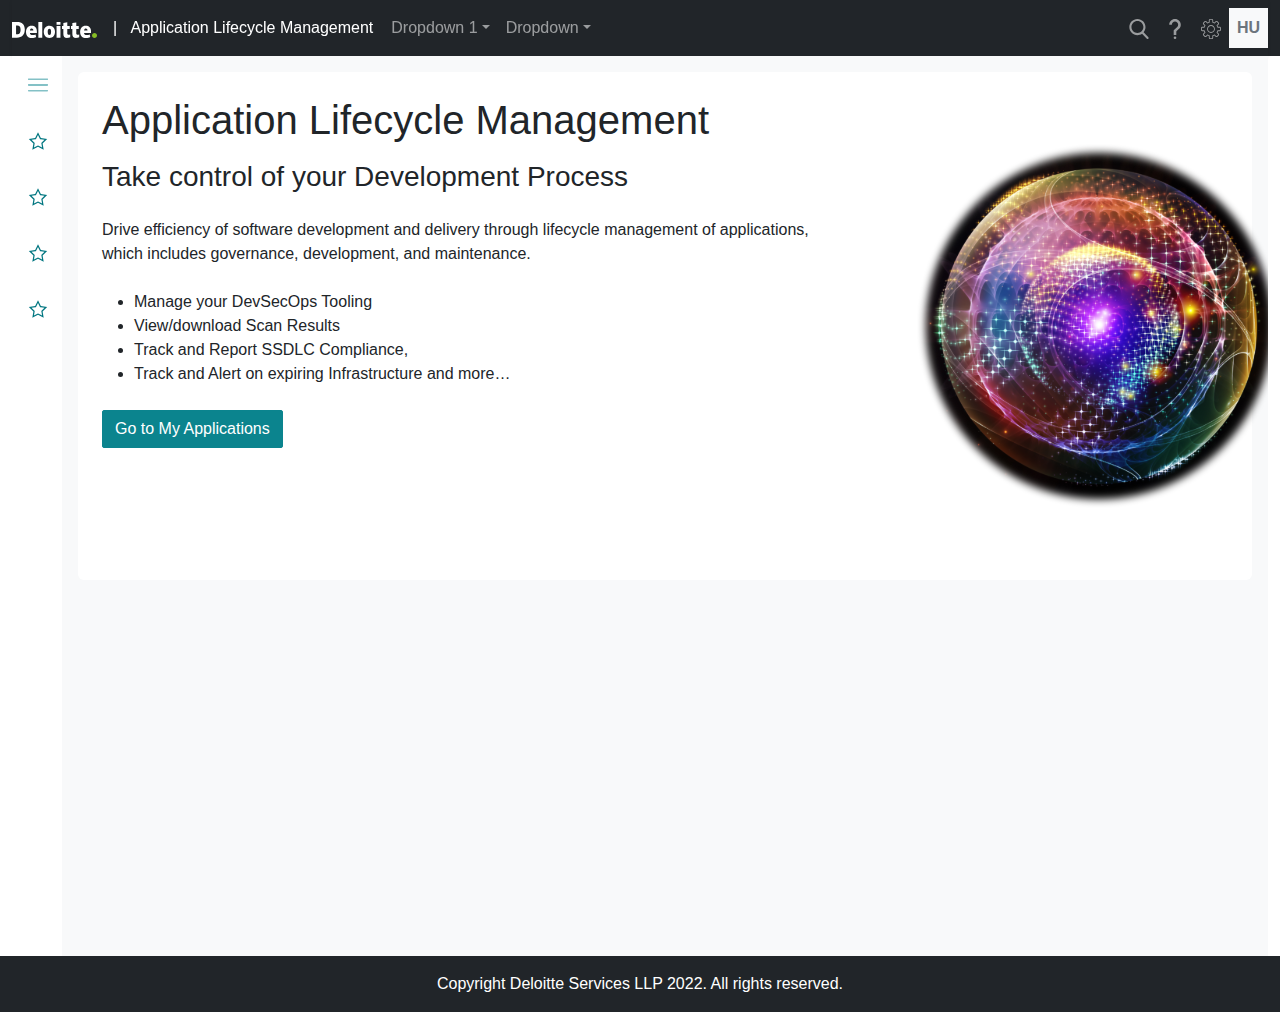
<file: d/index.html>
<!doctype html>
<html lang="en">
    <head>
        <meta charset="utf-8">
        <meta name="viewport" content="width=device-width, initial-scale=1, shrink-to-fit=no">
        <meta name="description" content="">
        <meta name="author" content="">
        <link rel="icon" href="">
        <title>Deloittee - Application Lifecycle Management</title>
        <!-- Bootstrap core CSS -->
        <link href="assets/css/bootstrap.min.css" rel="stylesheet">
        <!-- Custom styles -->
        <link href="assets/css/custom_d.css" rel="stylesheet">
    </head>

    <body> 
        <div class="container-fluid bg-dark">
            <header class="bg-dark shadow-sm">
                <nav class="navbar sticky-top navbar-expand-lg navbar-dark" id="mainNav">
                    <a class="navbar-brand" href="#">                    
                        <img src="assets/images/logo@2x.svg" alt="Deloittee">                                      
                    </a>
                    <button class="navbar-toggler" type="button" data-bs-toggle="collapse" data-bs-target="#navbars-top" aria-controls="navbars-top" aria-expanded="false" aria-label="Toggle navigation">
                        <span class="navbar-toggler-icon"></span>
                    </button>
                    <div class="collapse navbar-collapse" id="navbars-top">
                        <ul class="navbar-nav me-auto">
                            <li class="nav-item text-white">
                                <a class="nav-link text-white" style="padding-left:0px;padding-right:10px;">|&nbsp;&nbsp;&nbsp;Application Lifecycle Management</a>
                            </li>                
                            <li class="nav-item dropdown">
                                <a class="nav-link dropdown-toggle" href="#" data-bs-toggle="dropdown" aria-expanded="false">Dropdown 1</a>
                                <ul class="dropdown-menu">
                                    <li><a class="dropdown-item" href="#">Dropdown Menu 1</a></li>
                                    <li><a class="dropdown-item" href="#">Dropdown Menu 2</a></li>
                                    <li><a class="dropdown-item" href="#">Dropdown Menu 3</a></li>
                                </ul>
                            </li>
                            <li class="nav-item dropdown">
                                <a class="nav-link dropdown-toggle" href="#" data-bs-toggle="dropdown" aria-expanded="false">Dropdown</a>
                                <ul class="dropdown-menu">
                                    <li><a class="dropdown-item" href="#">Dropdown Menu 1</a></li>
                                    <li><a class="dropdown-item" href="#">Dropdown Menu 2</a></li>
                                    <li><a class="dropdown-item" href="#">Dropdown Menu 3</a></li>
                                </ul>
                            </li>
                        </ul>
                        <div class="header-action">
                            <ul class="navbar-nav">
                                <li class="nav-item">
                                    <a class="nav-link" href="#">
                                        <svg xmlns="http://www.w3.org/2000/svg" width="20" height="20" viewBox="0 0 56.966 56.966" class="svg-icon">
                                            <path d="M55.146,51.887L41.588,37.786c3.486-4.144,5.396-9.358,5.396-14.786c0-12.682-10.318-23-23-23s-23,10.318-23,23  s10.318,23,23,23c4.761,0,9.298-1.436,13.177-4.162l13.661,14.208c0.571,0.593,1.339,0.92,2.162,0.92  c0.779,0,1.518-0.297,2.079-0.837C56.255,54.982,56.293,53.08,55.146,51.887z M23.984,6c9.374,0,17,7.626,17,17s-7.626,17-17,17  s-17-7.626-17-17S14.61,6,23.984,6z" />
                                        </svg>
                                    </a>
                                </li>
                                <li class="nav-item dropdown">
                                    <a class="nav-link" href="#" data-bs-toggle="dropdown" aria-expanded="false">
                                        <svg xmlns="http://www.w3.org/2000/svg" width="20" height="20" viewBox="0 0 512 512" class="svg-icon">
                                            <circle cx="256" cy="478.609" r="33.391"></circle>
                                            <path d="M256,0c-81.626,0-148.035,66.409-148.035,148.035h66.783c0-44.802,36.45-81.252,81.252-81.252s81.252,36.45,81.252,81.252
                                            c0,21.703-8.452,42.108-23.798,57.453c-20.054,20.053-79.536,75.12-80.135,75.675l-10.711,9.913v120.751h66.783v-91.59
                                            c18.43-17.132,55.505-51.747,71.285-67.525c27.961-27.96,43.359-65.135,43.359-104.676C404.035,66.409,337.627,0,256,0z"></path>
                                        </svg>
                                    </a>
                                    <ul class="dropdown-menu dropdown-menu-end" style="width:180px;">
                                        <div class="p-2">
                                            <div class="fw-bold mb-2">Help</div>                                             
                                        </div>  
                                    </ul>
                                </li>
                                <li class="nav-item dropdown">
                                    <a class="nav-link" href="#" data-bs-toggle="dropdown" aria-expanded="false">
                                        <svg xmlns="http://www.w3.org/2000/svg" width="20" height="20" viewBox="0 0 368 368" class="svg-icon">
                                            <path d="M344,144h-29.952c-2.512-8.2-5.8-16.12-9.792-23.664l21.16-21.16c4.528-4.528,7.024-10.56,7.024-16.984
                                            c0-6.416-2.496-12.448-7.024-16.976l-22.64-22.64c-9.048-9.048-24.888-9.072-33.952,0l-21.16,21.16
                                            c-7.536-3.992-15.464-7.272-23.664-9.792V24c0-13.232-10.768-24-24-24h-32c-13.232,0-24,10.768-24,24v29.952
                                            c-8.2,2.52-16.12,5.8-23.664,9.792l-21.168-21.16c-9.36-9.36-24.592-9.36-33.952,0l-22.648,22.64
                                            c-9.352,9.36-9.352,24.592,0,33.952l21.16,21.168c-3.992,7.536-7.272,15.464-9.792,23.664H24c-13.232,0-24,10.768-24,24v32
                                            C0,213.232,10.768,224,24,224h29.952c2.52,8.2,5.8,16.12,9.792,23.664l-21.16,21.168c-9.36,9.36-9.36,24.592,0,33.952
                                            l22.64,22.648c9.36,9.352,24.592,9.352,33.952,0l21.168-21.16c7.536,3.992,15.464,7.272,23.664,9.792V344
                                            c0,13.232,10.768,24,24,24h32c13.232,0,24-10.768,24-24v-29.952c8.2-2.52,16.128-5.8,23.664-9.792l21.16,21.168
                                            c9.072,9.064,24.912,9.048,33.952,0l22.64-22.64c4.528-4.528,7.024-10.56,7.024-16.976c0-6.424-2.496-12.448-7.024-16.976
                                            l-21.16-21.168c3.992-7.536,7.272-15.464,9.792-23.664H344c13.232,0,24-10.768,24-24v-32C368,154.768,357.232,144,344,144z
                                             M352,200c0,4.408-3.584,8-8,8h-36c-3.648,0-6.832,2.472-7.744,6c-2.832,10.92-7.144,21.344-12.832,30.976
                                            c-1.848,3.144-1.344,7.144,1.232,9.72l25.44,25.448c1.504,1.504,2.336,3.512,2.336,5.664c0,2.152-0.832,4.16-2.336,5.664
                                            l-22.64,22.64c-3.008,3.008-8.312,3.008-11.328,0l-25.44-25.44c-2.576-2.584-6.576-3.08-9.728-1.232
                                            c-9.616,5.68-20.04,10-30.968,12.824c-3.52,0.904-5.992,4.088-5.992,7.736v36c0,4.408-3.584,8-8,8h-32c-4.408,0-8-3.592-8-8v-36
                                            c0-3.648-2.472-6.832-6-7.744c-10.92-2.824-21.344-7.136-30.976-12.824c-1.264-0.752-2.664-1.112-4.064-1.112
                                            c-2.072,0-4.12,0.8-5.664,2.344l-25.44,25.44c-3.128,3.12-8.2,3.12-11.328,0l-22.64-22.64c-3.128-3.128-3.128-8.208,0-11.328
                                            l25.44-25.44c2.584-2.584,3.088-6.584,1.232-9.72c-5.68-9.632-10-20.048-12.824-30.976c-0.904-3.528-4.088-6-7.736-6H24
                                            c-4.408,0-8-3.592-8-8v-32c0-4.408,3.592-8,8-8h36c3.648,0,6.832-2.472,7.744-6c2.824-10.92,7.136-21.344,12.824-30.976
                                            c1.856-3.144,1.352-7.144-1.232-9.72l-25.44-25.44c-3.12-3.12-3.12-8.2,0-11.328l22.64-22.64c3.128-3.128,8.2-3.12,11.328,0
                                            l25.44,25.44c2.584,2.584,6.576,3.096,9.72,1.232c9.632-5.68,20.048-10,30.976-12.824c3.528-0.912,6-4.096,6-7.744V24
                                            c0-4.408,3.592-8,8-8h32c4.416,0,8,3.592,8,8v36c0,3.648,2.472,6.832,6,7.744c10.928,2.824,21.352,7.144,30.968,12.824
                                            c3.152,1.856,7.152,1.36,9.728-1.232l25.44-25.44c3.016-3.024,8.32-3.016,11.328,0l22.64,22.64
                                            c1.504,1.504,2.336,3.52,2.336,5.664s-0.832,4.16-2.336,5.664l-25.44,25.44c-2.576,2.584-3.088,6.584-1.232,9.72
                                            c5.688,9.632,10,20.048,12.832,30.976c0.904,3.528,4.088,6,7.736,6h36c4.416,0,8,3.592,8,8V200z"></path>
                                            <path d="M184,112c-39.696,0-72,32.304-72,72s32.304,72,72,72c39.704,0,72-32.304,72-72S223.704,112,184,112z M184,240
                                            c-30.88,0-56-25.12-56-56s25.12-56,56-56c30.872,0,56,25.12,56,56S214.872,240,184,240z"></path>
                                        </svg>
                                    </a>
                                    <ul class="dropdown-menu dropdown-menu-end" style="width:180px;">
                                        <div class="p-2">
                                            <div class="fw-bold mb-2">Themes</div>
                                            <div class="themes">
                                                <a href="#" class="d-inline-block p-3 bg-primary mb-2"></a>
                                                <a href="#" class="d-inline-block p-3 bg-secondary mb-2"></a>
                                                <a href="#" class="d-inline-block p-3 bg-success mb-2"></a>
                                                <a href="#" class="d-inline-block p-3 bg-danger mb-2"></a>
                                                <a href="#" class="d-inline-block p-3 bg-warning mb-2"></a>
                                                <a href="#" class="d-inline-block p-3 bg-info mb-2"></a>
                                                <a href="#" class="d-inline-block p-3 bg-light mb-2"></a>
                                                <a href="#" class="d-inline-block p-3 bg-dark mb-2"></a>
                                            </div>
                                        </div>  
                                    </ul>
                                </li>
                                <li class="nav-item dropdown">
                                    <a class="nav-link bg-light text-secondary text-center fw-bold" href="#" data-bs-toggle="dropdown" aria-expanded="false">HU</a>
                                    <ul class="dropdown-menu dropdown-menu-end">
                                        <li class="pt-2 pb-2">
                                            <a class="dropdown-item" href="#">
                                                <span class="p-1 bg-secondary text-white text-uppercase">HU</span>
                                                <span class="ms-2">Udhuman, Haji</span>
                                            </a>
                                        </li> 
                                        <li><hr class="dropdown-divider"></li>
                                        <li><a class="dropdown-item" href="#">Logout</a></li> 
                                    </ul>
                                </li>
                            </ul>
                        </div>
                    </div>
                </nav> 
            </header>
        </div>
        <div class="container-fluid">      
            <main role="main">         
                <div class="d-flex flex-row">
                    <div class="sidebar-min">
                        <div class="bg-white vh-100">                      
                            <ul class="secondary-nav list-unstyled mb-0"> 
                                <li>
                                    <a href="#" class="p-3 menu-toggle" title="menu">
                                        <span class="menu-icon menu-open">
                                            <svg width="20" height="20" viewBox="0 0 512 512" xmlns="http://www.w3.org/2000/svg" fill="#0b848e"> 
                                                <path d="M501.333,96H10.667C4.779,96,0,100.779,0,106.667s4.779,10.667,10.667,10.667h490.667c5.888,0,10.667-4.779,10.667-10.667
                                                S507.221,96,501.333,96z"></path>
                                                <path d="M501.333,245.333H10.667C4.779,245.333,0,250.112,0,256s4.779,10.667,10.667,10.667h490.667
                                                c5.888,0,10.667-4.779,10.667-10.667S507.221,245.333,501.333,245.333z"></path>
                                                <path d="M501.333,394.667H10.667C4.779,394.667,0,399.445,0,405.333C0,411.221,4.779,416,10.667,416h490.667
                                                c5.888,0,10.667-4.779,10.667-10.667C512,399.445,507.221,394.667,501.333,394.667z"></path> 
                                            </svg>
                                        </span> 
                                        <span class="menu-icon menu-close">
                                            <svg width="20" height="20" viewBox="0 0 31.112 31.112" xmlns="http://www.w3.org/2000/svg" fill="#0b848e"> 
                                                <polygon points="31.112,1.414 29.698,0 15.556,14.142 1.414,0 0,1.414 14.142,15.556 0,29.698 1.414,31.112 15.556,16.97 29.698,31.112 31.112,29.698 16.97,15.556 "/>
                                            </svg>
                                        </span>                                         
                                        <span class="menu-text text-secondary">&nbsp; Close</span>
                                    </a>                                
                                </li>                                
                                <li>
                                    <a href="#" class="p-3" title="Home">
                                        <span class="menu-icon d-inline-block">
                                            <img src="assets/images/carbon-star@2x.svg" height="20">
                                        </span>
                                        <span class="menu-text">&nbsp; Home</span>
                                    </a>
                                </li>
                                <li>
                                    <a href="#" class="p-3" title="Infrastructure Dashboard">
                                        <span class="menu-icon d-inline-block">
                                            <img src="assets/images/carbon-star@2x.svg" height="20"> 
                                        </span>
                                        <span class="menu-text">&nbsp; Infrastructure Dashboard</span>
                                    </a>
                                </li>
                                <li>
                                    <a href="#" class="p-3" title="My Applications">
                                        <span class="menu-icon d-inline-block">
                                            <img src="assets/images/carbon-star@2x.svg" height="20">
                                        </span>
                                        <span class="menu-text">&nbsp; My Applications</span>
                                    </a>
                                </li>
                                <li>
                                    <a href="#" class="p-3" title="notifications">
                                        <span class="menu-icon d-inline-block">
                                            <img src="assets/images/carbon-star@2x.svg" height="20">
                                        </span>
                                        <span class="menu-text">&nbsp; Notifications</span>
                                    </a>
                                </li> 
                            </ul>
                        </div>                    
                    </div>
                	<div class="main-content">
                        <div class="bg-light vh-100 p-3 overflow-hidden">  
                            <div class="bg-white rounded p-4">
                                <div class="row">
                                    <div class="col-12 col-lg-8 order-2 order-lg-1">
                                        <h2 class="fs-1 fw-light">Application Lifecycle Management</h2>
                                        <h3 class="fs-3 fw-light mt-3 mb-4">Take control of your Development Process</h3>
                                        <p>Drive efficiency of software development and delivery through lifecycle management of applications, which includes governance, development, and maintenance.</p>
                                        <ul class="mt-4 mb-4">
                                            <li>Manage your DevSecOps Tooling</li>
                                            <li>View/download Scan Results</li>
                                            <li>Track and Report SSDLC Compliance,</li>
                                            <li>Track and Alert on expiring Infrastructure and more…</li>
                                        </ul> 
                                        <a href="" class="btn btn-primary">Go to My Applications</a>
                                    </div>
                                    <div class="col-12 col-lg-4 text-center order-1 order-lg-2">
                                        <img src="assets/images/fractal_sphere_index.svg" alt="Application Lifecycle Management">   
                                    </div>
                                </div>
                            </div>
                        </div>          		 
                	</div>
                </div>
            </main>
        </div>
        <footer class="footer mt-auto py-3 bg-dark text-white">  
            <div class="container"> 
                <div class="row">
                    <div class="col text-center">
                        Copyright Deloitte Services LLP 2022. All rights reserved.
                    </div>
                </div>
            </div> 
        </footer> 
        
        <script src="assets/js/jquery-3.3.1.slim.min.js"></script>
        <script src="assets/js/bootstrap.bundle.min.js"></script> 

        <script>
            $(function(){
                $('.menu-toggle').on('click', function(){
                    $('.sidebar-min').toggleClass('sidebar-max');
                });
            })
        </script>
    </body>
</html>
</file>
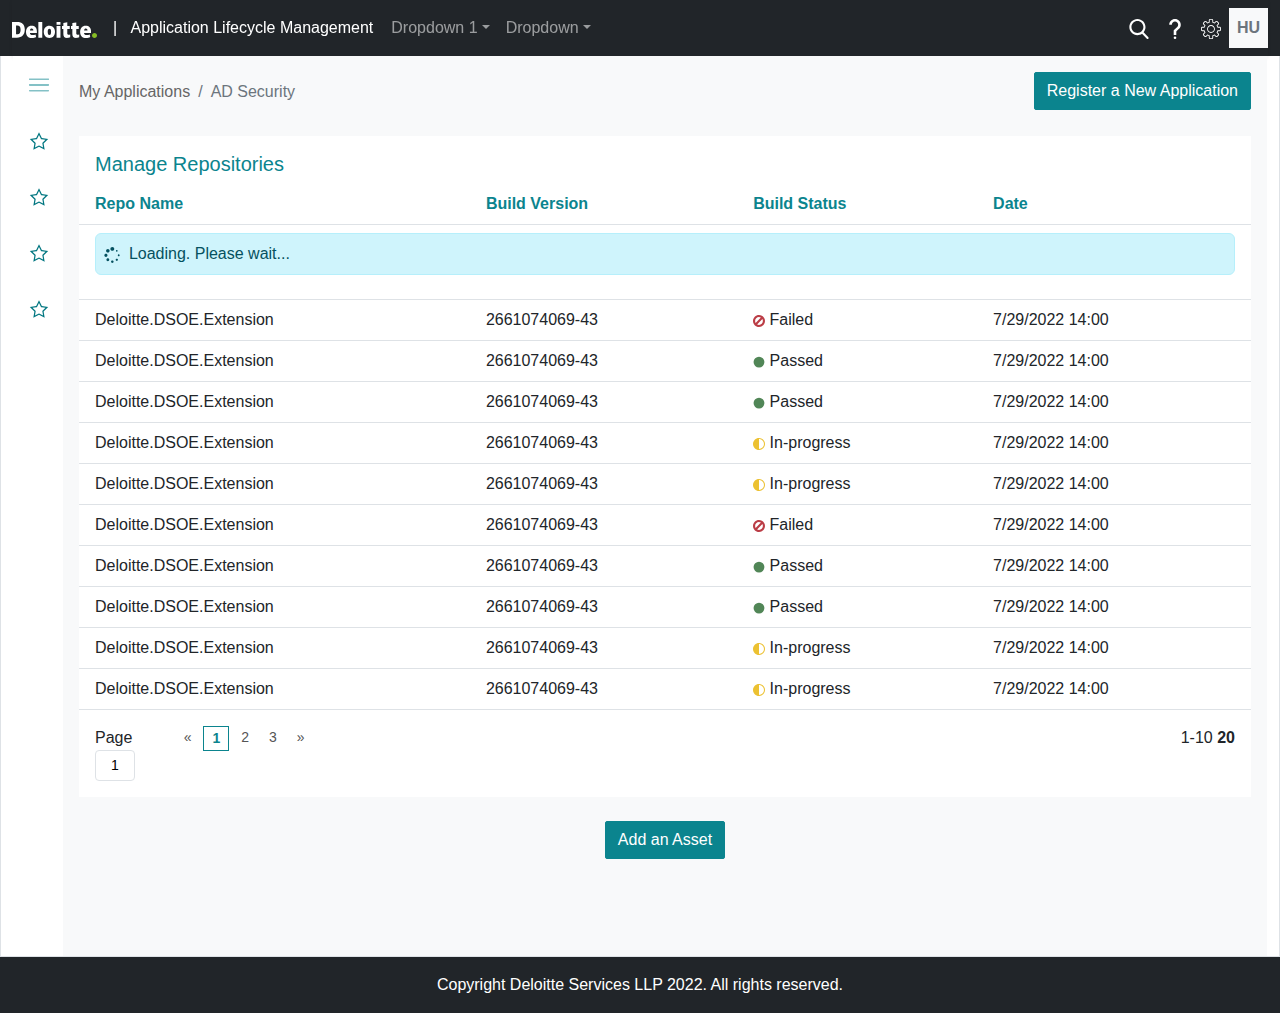
<file: d/ad-security.html>
<!doctype html>
<html lang="en">
    <head>
        <meta charset="utf-8">
        <meta name="viewport" content="width=device-width, initial-scale=1, shrink-to-fit=no">
        <meta name="description" content="">
        <meta name="author" content="">
        <link rel="icon" href="">
        <title>Deloittee - Application Lifecycle Management</title>
        <!-- Bootstrap core CSS -->
        <link href="assets/css/bootstrap.min.css" rel="stylesheet">
        <!-- Custom styles -->
        <link href="assets/css/custom_d.css" rel="stylesheet">
        <link href="assets/css/select2.min.css" rel="stylesheet">
    </head>

    <body>
        <div class="container-fluid bg-dark">
            <header class="bg-dark shadow-sm">
                <nav class="navbar sticky-top navbar-expand-lg navbar-dark" id="mainNav">
                    <a class="navbar-brand" href="#">                    
                        <img src="assets/images/logo@2x.svg" alt="Deloittee">                                      
                    </a>
                    <button class="navbar-toggler" type="button" data-bs-toggle="collapse" data-bs-target="#navbars-top" aria-controls="navbars-top" aria-expanded="false" aria-label="Toggle navigation">
                        <span class="navbar-toggler-icon"></span>
                    </button>
                    <div class="collapse navbar-collapse" id="navbars-top">
                        <ul class="navbar-nav me-auto">
                            <li class="nav-item text-white">
                                <a class="nav-link text-white" style="padding-left:0px;padding-right:10px;">|&nbsp;&nbsp;&nbsp;Application Lifecycle Management</a>
                            </li>                
                            <li class="nav-item dropdown">
                                <a class="nav-link dropdown-toggle" href="#" data-bs-toggle="dropdown" aria-expanded="false">Dropdown 1</a>
                                <ul class="dropdown-menu">
                                    <li><a class="dropdown-item" href="#">Dropdown Menu 1</a></li>
                                    <li><a class="dropdown-item" href="#">Dropdown Menu 2</a></li>
                                    <li><a class="dropdown-item" href="#">Dropdown Menu 3</a></li>
                                </ul>
                            </li>
                            <li class="nav-item dropdown">
                                <a class="nav-link dropdown-toggle" href="#" data-bs-toggle="dropdown" aria-expanded="false">Dropdown</a>
                                <ul class="dropdown-menu">
                                    <li><a class="dropdown-item" href="#">Dropdown Menu 1</a></li>
                                    <li><a class="dropdown-item" href="#">Dropdown Menu 2</a></li>
                                    <li><a class="dropdown-item" href="#">Dropdown Menu 3</a></li>
                                </ul>
                            </li>
                        </ul>
                        <div class="header-actions">
                            <ul class="navbar-nav">
                                <li class="nav-item">
                                    <a class="nav-link" href="#">
                                        <svg xmlns="http://www.w3.org/2000/svg" width="20" height="20" viewBox="0 0 56.966 56.966" class="svg-icon">
                                            <path d="M55.146,51.887L41.588,37.786c3.486-4.144,5.396-9.358,5.396-14.786c0-12.682-10.318-23-23-23s-23,10.318-23,23  s10.318,23,23,23c4.761,0,9.298-1.436,13.177-4.162l13.661,14.208c0.571,0.593,1.339,0.92,2.162,0.92  c0.779,0,1.518-0.297,2.079-0.837C56.255,54.982,56.293,53.08,55.146,51.887z M23.984,6c9.374,0,17,7.626,17,17s-7.626,17-17,17  s-17-7.626-17-17S14.61,6,23.984,6z" />
                                        </svg>
                                    </a>
                                </li>
                                <li class="nav-item dropdown">
                                    <a class="nav-link" href="#" data-bs-toggle="dropdown" aria-expanded="false">
                                        <svg xmlns="http://www.w3.org/2000/svg" width="20" height="20" viewBox="0 0 512 512" class="svg-icon">
                                            <circle cx="256" cy="478.609" r="33.391"></circle>
                                            <path d="M256,0c-81.626,0-148.035,66.409-148.035,148.035h66.783c0-44.802,36.45-81.252,81.252-81.252s81.252,36.45,81.252,81.252
                                            c0,21.703-8.452,42.108-23.798,57.453c-20.054,20.053-79.536,75.12-80.135,75.675l-10.711,9.913v120.751h66.783v-91.59
                                            c18.43-17.132,55.505-51.747,71.285-67.525c27.961-27.96,43.359-65.135,43.359-104.676C404.035,66.409,337.627,0,256,0z"></path>
                                        </svg>
                                    </a>
                                    <ul class="dropdown-menu dropdown-menu-end" style="width:180px;">
                                        <div class="p-2">
                                            <div class="fw-bold mb-2">Help</div>                                             
                                        </div>  
                                    </ul>
                                </li>
                                <li class="nav-item dropdown">
                                    <a class="nav-link" href="#" data-bs-toggle="dropdown" aria-expanded="false">
                                        <svg xmlns="http://www.w3.org/2000/svg" width="20" height="20" viewBox="0 0 368 368" class="svg-icon">
                                            <path d="M344,144h-29.952c-2.512-8.2-5.8-16.12-9.792-23.664l21.16-21.16c4.528-4.528,7.024-10.56,7.024-16.984
                                            c0-6.416-2.496-12.448-7.024-16.976l-22.64-22.64c-9.048-9.048-24.888-9.072-33.952,0l-21.16,21.16
                                            c-7.536-3.992-15.464-7.272-23.664-9.792V24c0-13.232-10.768-24-24-24h-32c-13.232,0-24,10.768-24,24v29.952
                                            c-8.2,2.52-16.12,5.8-23.664,9.792l-21.168-21.16c-9.36-9.36-24.592-9.36-33.952,0l-22.648,22.64
                                            c-9.352,9.36-9.352,24.592,0,33.952l21.16,21.168c-3.992,7.536-7.272,15.464-9.792,23.664H24c-13.232,0-24,10.768-24,24v32
                                            C0,213.232,10.768,224,24,224h29.952c2.52,8.2,5.8,16.12,9.792,23.664l-21.16,21.168c-9.36,9.36-9.36,24.592,0,33.952
                                            l22.64,22.648c9.36,9.352,24.592,9.352,33.952,0l21.168-21.16c7.536,3.992,15.464,7.272,23.664,9.792V344
                                            c0,13.232,10.768,24,24,24h32c13.232,0,24-10.768,24-24v-29.952c8.2-2.52,16.128-5.8,23.664-9.792l21.16,21.168
                                            c9.072,9.064,24.912,9.048,33.952,0l22.64-22.64c4.528-4.528,7.024-10.56,7.024-16.976c0-6.424-2.496-12.448-7.024-16.976
                                            l-21.16-21.168c3.992-7.536,7.272-15.464,9.792-23.664H344c13.232,0,24-10.768,24-24v-32C368,154.768,357.232,144,344,144z
                                             M352,200c0,4.408-3.584,8-8,8h-36c-3.648,0-6.832,2.472-7.744,6c-2.832,10.92-7.144,21.344-12.832,30.976
                                            c-1.848,3.144-1.344,7.144,1.232,9.72l25.44,25.448c1.504,1.504,2.336,3.512,2.336,5.664c0,2.152-0.832,4.16-2.336,5.664
                                            l-22.64,22.64c-3.008,3.008-8.312,3.008-11.328,0l-25.44-25.44c-2.576-2.584-6.576-3.08-9.728-1.232
                                            c-9.616,5.68-20.04,10-30.968,12.824c-3.52,0.904-5.992,4.088-5.992,7.736v36c0,4.408-3.584,8-8,8h-32c-4.408,0-8-3.592-8-8v-36
                                            c0-3.648-2.472-6.832-6-7.744c-10.92-2.824-21.344-7.136-30.976-12.824c-1.264-0.752-2.664-1.112-4.064-1.112
                                            c-2.072,0-4.12,0.8-5.664,2.344l-25.44,25.44c-3.128,3.12-8.2,3.12-11.328,0l-22.64-22.64c-3.128-3.128-3.128-8.208,0-11.328
                                            l25.44-25.44c2.584-2.584,3.088-6.584,1.232-9.72c-5.68-9.632-10-20.048-12.824-30.976c-0.904-3.528-4.088-6-7.736-6H24
                                            c-4.408,0-8-3.592-8-8v-32c0-4.408,3.592-8,8-8h36c3.648,0,6.832-2.472,7.744-6c2.824-10.92,7.136-21.344,12.824-30.976
                                            c1.856-3.144,1.352-7.144-1.232-9.72l-25.44-25.44c-3.12-3.12-3.12-8.2,0-11.328l22.64-22.64c3.128-3.128,8.2-3.12,11.328,0
                                            l25.44,25.44c2.584,2.584,6.576,3.096,9.72,1.232c9.632-5.68,20.048-10,30.976-12.824c3.528-0.912,6-4.096,6-7.744V24
                                            c0-4.408,3.592-8,8-8h32c4.416,0,8,3.592,8,8v36c0,3.648,2.472,6.832,6,7.744c10.928,2.824,21.352,7.144,30.968,12.824
                                            c3.152,1.856,7.152,1.36,9.728-1.232l25.44-25.44c3.016-3.024,8.32-3.016,11.328,0l22.64,22.64
                                            c1.504,1.504,2.336,3.52,2.336,5.664s-0.832,4.16-2.336,5.664l-25.44,25.44c-2.576,2.584-3.088,6.584-1.232,9.72
                                            c5.688,9.632,10,20.048,12.832,30.976c0.904,3.528,4.088,6,7.736,6h36c4.416,0,8,3.592,8,8V200z"></path>
                                            <path d="M184,112c-39.696,0-72,32.304-72,72s32.304,72,72,72c39.704,0,72-32.304,72-72S223.704,112,184,112z M184,240
                                            c-30.88,0-56-25.12-56-56s25.12-56,56-56c30.872,0,56,25.12,56,56S214.872,240,184,240z"></path>
                                        </svg>
                                    </a>
                                    <ul class="dropdown-menu dropdown-menu-end" style="width:180px;">
                                        <div class="p-2">
                                            <div class="fw-bold mb-2">Themes</div>
                                            <div class="themes">
                                                <a href="#" class="d-inline-block p-3 bg-primary mb-2"></a>
                                                <a href="#" class="d-inline-block p-3 bg-secondary mb-2"></a>
                                                <a href="#" class="d-inline-block p-3 bg-success mb-2"></a>
                                                <a href="#" class="d-inline-block p-3 bg-danger mb-2"></a>
                                                <a href="#" class="d-inline-block p-3 bg-warning mb-2"></a>
                                                <a href="#" class="d-inline-block p-3 bg-info mb-2"></a>
                                                <a href="#" class="d-inline-block p-3 bg-light mb-2"></a>
                                                <a href="#" class="d-inline-block p-3 bg-dark mb-2"></a>
                                            </div>
                                        </div>  
                                    </ul>
                                </li>
                                <li class="nav-item dropdown">
                                    <a class="nav-link bg-light text-secondary text-center fw-bold" href="#" data-bs-toggle="dropdown" aria-expanded="false">HU</a>
                                    <ul class="dropdown-menu dropdown-menu-end">
                                        <li class="pt-2 pb-2">
                                            <a class="dropdown-item" href="#">
                                                <span class="p-1 bg-secondary text-white text-uppercase">HU</span>
                                                <span class="ms-2">Udhuman, Haji</span>
                                            </a>
                                        </li> 
                                        <li><hr class="dropdown-divider"></li>
                                        <li><a class="dropdown-item" href="#">Logout</a></li> 
                                    </ul>
                                </li>
                            </ul>
                        </div>
                    </div>
                </nav> 
            </header>
        </div>  
        <div class="container-fluid border border-top-0">
            <main role="main">         
                <div class="d-flex flex-row">
                    <div class="sidebar-min">
                        <div class="bg-white vh-100">                      
                            <ul class="secondary-nav list-unstyled mb-0"> 
                                <li>
                                    <a href="#" class="p-3 menu-toggle" title="menu">
                                        <span class="menu-icon menu-open">
                                            <svg width="20" height="20" viewBox="0 0 512 512" xmlns="http://www.w3.org/2000/svg" fill="#0b848e"> 
                                                <path d="M501.333,96H10.667C4.779,96,0,100.779,0,106.667s4.779,10.667,10.667,10.667h490.667c5.888,0,10.667-4.779,10.667-10.667
                                                S507.221,96,501.333,96z"></path>
                                                <path d="M501.333,245.333H10.667C4.779,245.333,0,250.112,0,256s4.779,10.667,10.667,10.667h490.667
                                                c5.888,0,10.667-4.779,10.667-10.667S507.221,245.333,501.333,245.333z"></path>
                                                <path d="M501.333,394.667H10.667C4.779,394.667,0,399.445,0,405.333C0,411.221,4.779,416,10.667,416h490.667
                                                c5.888,0,10.667-4.779,10.667-10.667C512,399.445,507.221,394.667,501.333,394.667z"></path> 
                                            </svg>
                                        </span> 
                                        <span class="menu-icon menu-close">
                                            <svg width="20" height="20" viewBox="0 0 31.112 31.112" xmlns="http://www.w3.org/2000/svg" fill="#0b848e"> 
                                                <polygon points="31.112,1.414 29.698,0 15.556,14.142 1.414,0 0,1.414 14.142,15.556 0,29.698 1.414,31.112 15.556,16.97 29.698,31.112 31.112,29.698 16.97,15.556 "/>
                                            </svg>
                                        </span>                                         
                                        <span class="menu-text text-secondary">&nbsp; Close</span>
                                    </a>                                
                                </li>                                
                                <li>
                                    <a href="#" class="p-3" title="Home">
                                        <span class="menu-icon d-inline-block">
                                            <img src="assets/images/carbon-star@2x.svg" height="20">
                                        </span>
                                        <span class="menu-text">&nbsp; Home</span>
                                    </a>
                                </li>
                                <li>
                                    <a href="#" class="p-3" title="Infrastructure Dashboard">
                                        <span class="menu-icon d-inline-block">
                                            <img src="assets/images/carbon-star@2x.svg" height="20"> 
                                        </span>
                                        <span class="menu-text">&nbsp; Infrastructure Dashboard</span>
                                    </a>
                                </li>
                                <li>
                                    <a href="#" class="p-3" title="My Applications">
                                        <span class="menu-icon d-inline-block">
                                            <img src="assets/images/carbon-star@2x.svg" height="20">
                                        </span>
                                        <span class="menu-text">&nbsp; My Applications</span>
                                    </a>
                                </li>
                                <li>
                                    <a href="#" class="p-3" title="notifications">
                                        <span class="menu-icon d-inline-block">
                                            <img src="assets/images/carbon-star@2x.svg" height="20">
                                        </span>
                                        <span class="menu-text">&nbsp; Notifications</span>
                                    </a>
                                </li> 
                            </ul>
                        </div>                    
                    </div>
                    <div class="main-content">
                        <div class="bg-light vh-100 p-3">
                            <div class="row pb-3">
                                <div class="col-12 col-sm-6 col-lg-8 pt-2">
                                    <nav aria-label="breadcrumb">
                                        <ol class="breadcrumb">
                                            <li class="breadcrumb-item"><a href="#">My Applications</a></li>
                                            <li class="breadcrumb-item active" aria-current="page">AD Security</li>
                                        </ol>
                                    </nav>
                                </div>
                                <div class="col-12 col-sm-6 col-lg-4 text-end">
                                    <a href="#" class="btn btn-primary float-right">Register a New Application</a>                           
                                </div>
                            </div>
                            <div class="row">
                                <div class="col">
                                    <div class="bg-white pt-3 pb-3">
                                        <h5 class="page-title ps-3">Manage Repositories</h5>                                        
                                        <div class="row">
                                            <div class="col">
                                                <div class="table-container">
                                                    <table class="table table-hover">
                                                        <thead>
                                                            <tr>
                                                                <th>Repo Name</th>
                                                                <th>Build Version</th>
                                                                <th>Build Status</th>
                                                                <th>Date</th>
                                                            </tr>
                                                        </thead>
                                                        <tbody>
                                                            <tr>
                                                                <td colspan="4">
                                                                    <div class="alert alert-info p-2">
                                                                        <svg width="16" height="16" viewBox="0 0 456.817 456.817" xmlns="http://www.w3.org/2000/svg" class="svg-icon svg-spin">
                                                                            <path d="M109.641,324.332c-11.423,0-21.13,3.997-29.125,11.991c-7.992,8.001-11.991,17.706-11.991,29.129
                                                                            c0,11.424,3.996,21.129,11.991,29.13c7.998,7.994,17.705,11.991,29.125,11.991c11.231,0,20.889-3.997,28.98-11.991
                                                                            c8.088-7.991,12.132-17.706,12.132-29.13c0-11.423-4.043-21.121-12.132-29.129C130.529,328.336,120.872,324.332,109.641,324.332z"></path>
                                                                            <path d="M100.505,237.542c0-12.562-4.471-23.313-13.418-32.267c-8.946-8.946-19.702-13.418-32.264-13.418
                                                                            c-12.563,0-23.317,4.473-32.264,13.418c-8.945,8.947-13.417,19.701-13.417,32.267c0,12.56,4.471,23.309,13.417,32.258
                                                                            c8.947,8.949,19.701,13.422,32.264,13.422c12.562,0,23.318-4.473,32.264-13.422C96.034,260.857,100.505,250.102,100.505,237.542z"></path>
                                                                            <path d="M365.454,132.48c6.276,0,11.662-2.24,16.129-6.711c4.473-4.475,6.714-9.854,6.714-16.134
                                                                            c0-6.283-2.241-11.658-6.714-16.13c-4.47-4.475-9.853-6.711-16.129-6.711c-6.283,0-11.663,2.24-16.136,6.711
                                                                            c-4.47,4.473-6.707,9.847-6.707,16.13s2.237,11.659,6.707,16.134C353.791,130.244,359.171,132.48,365.454,132.48z"></path>
                                                                            <path d="M109.644,59.388c-13.897,0-25.745,4.902-35.548,14.703c-9.804,9.801-14.703,21.65-14.703,35.544
                                                                            c0,13.899,4.899,25.743,14.703,35.548c9.806,9.804,21.654,14.705,35.548,14.705s25.743-4.904,35.544-14.705
                                                                            c9.801-9.805,14.703-21.652,14.703-35.548c0-13.894-4.902-25.743-14.703-35.544C135.387,64.29,123.538,59.388,109.644,59.388z"></path>
                                                                            <path d="M439.684,218.125c-5.328-5.33-11.799-7.992-19.41-7.992c-7.618,0-14.089,2.662-19.417,7.992
                                                                            c-5.325,5.33-7.987,11.803-7.987,19.421c0,7.61,2.662,14.092,7.987,19.41c5.331,5.332,11.799,7.994,19.417,7.994
                                                                            c7.611,0,14.086-2.662,19.41-7.994c5.332-5.324,7.991-11.8,7.991-19.41C447.675,229.932,445.02,223.458,439.684,218.125z"></path>
                                                                            <path d="M365.454,333.473c-8.761,0-16.279,3.138-22.562,9.421c-6.276,6.276-9.418,13.798-9.418,22.559
                                                                            c0,8.754,3.142,16.276,9.418,22.56c6.283,6.282,13.802,9.417,22.562,9.417c8.754,0,16.272-3.141,22.555-9.417
                                                                            c6.283-6.283,9.422-13.802,9.422-22.56c0-8.761-3.139-16.275-9.422-22.559C381.727,336.61,374.208,333.473,365.454,333.473z"></path>
                                                                            <path d="M237.547,383.717c-10.088,0-18.702,3.576-25.844,10.715c-7.135,7.139-10.705,15.748-10.705,25.837
                                                                            s3.566,18.699,10.705,25.837c7.142,7.139,15.752,10.712,25.844,10.712c10.089,0,18.699-3.573,25.838-10.712
                                                                            c7.139-7.138,10.708-15.748,10.708-25.837s-3.569-18.698-10.708-25.837S247.636,383.717,237.547,383.717z"></path>
                                                                            <path d="M237.547,0c-15.225,0-28.174,5.327-38.834,15.986c-10.657,10.66-15.986,23.606-15.986,38.832
                                                                           c0,15.227,5.327,28.167,15.986,38.828c10.66,10.657,23.606,15.987,38.834,15.987c15.232,0,28.172-5.327,38.828-15.987
                                                                           c10.656-10.656,15.985-23.601,15.985-38.828c0-15.225-5.329-28.168-15.985-38.832C265.719,5.33,252.779,0,237.547,0z"></path>
                                                                        </svg>&nbsp; Loading. Please wait...
                                                                    </div>
                                                                </td>
                                                            </tr>
                                                            <tr>
                                                                <td>Deloitte.DSOE.Extension</td>
                                                                <td>2661074069-43</td>
                                                                <td>                                                                    
                                                                    <img src="assets/images/failed@1x.svg" width="12" height="12"> Failed
                                                                </td>
                                                                <td>7/29/2022 14:00</td>
                                                            </tr>
                                                            <tr>
                                                                <td>Deloitte.DSOE.Extension</td>
                                                                <td>2661074069-43</td>
                                                                <td>
                                                                    <img src="assets/images/passed@1x.svg" width="12" height="12"> Passed
                                                                </td>
                                                                <td>7/29/2022 14:00</td>
                                                            </tr>
                                                            <tr>
                                                                <td>Deloitte.DSOE.Extension</td>
                                                                <td>2661074069-43</td>
                                                                <td>
                                                                    <img src="assets/images/passed@1x.svg" width="12" height="12"> Passed
                                                                </td>
                                                                <td>7/29/2022 14:00</td>
                                                            </tr>
                                                            <tr>
                                                                <td>Deloitte.DSOE.Extension</td>
                                                                <td>2661074069-43</td>
                                                                <td>
                                                                    <img src="assets/images/inprogress@1x.svg" width="12" height="12"> In-progress
                                                                </td>
                                                                <td>7/29/2022 14:00</td>
                                                            </tr>
                                                            <tr>
                                                                <td>Deloitte.DSOE.Extension</td>
                                                                <td>2661074069-43</td>
                                                                <td>
                                                                    <img src="assets/images/inprogress@1x.svg" width="12" height="12"> In-progress
                                                                </td>
                                                                <td>7/29/2022 14:00</td>
                                                            </tr>
                                                            <tr>
                                                                <td>Deloitte.DSOE.Extension</td>
                                                                <td>2661074069-43</td>
                                                                <td>
                                                                    <img src="assets/images/failed@1x.svg" width="12" height="12"> Failed
                                                                </td>
                                                                <td>7/29/2022 14:00</td>
                                                            </tr>
                                                            <tr>
                                                                <td>Deloitte.DSOE.Extension</td>
                                                                <td>2661074069-43</td>
                                                                <td>
                                                                    <img src="assets/images/passed@1x.svg" width="12" height="12"> Passed
                                                                </td>
                                                                <td>7/29/2022 14:00</td>
                                                            </tr>
                                                            <tr>
                                                                <td>Deloitte.DSOE.Extension</td>
                                                                <td>2661074069-43</td>
                                                                <td>
                                                                    <img src="assets/images/passed@1x.svg" width="12" height="12"> Passed
                                                                </td>
                                                                <td>7/29/2022 14:00</td>
                                                            </tr>
                                                            <tr>
                                                                <td>Deloitte.DSOE.Extension</td>
                                                                <td>2661074069-43</td>
                                                                <td>
                                                                    <img src="assets/images/inprogress@1x.svg" width="12" height="12"> In-progress
                                                                </td>
                                                                <td>7/29/2022 14:00</td>
                                                            </tr>
                                                            <tr>
                                                                <td>Deloitte.DSOE.Extension</td>
                                                                <td>2661074069-43</td>
                                                                <td>
                                                                    <img src="assets/images/inprogress@1x.svg" width="12" height="12"> In-progress
                                                                </td>
                                                                <td>7/29/2022 14:00</td>
                                                            </tr>
                                                        </tbody>
                                                    </table>
                                                </div>
                                            </div>
                                        </div> 
                                        <div class="row">
                                            <div class="col-3 col-md-2 col-xl-1 pe-1">
                                                <div class="ms-3">
                                                    Page 
                                                    <input class="border ml-1 me-1 form-control-sm text-center" type="text" value="1" style="width:40px;">
                                                </div>
                                            </div>
                                            <div class="col-6 col-md-8 col-xl-9 ps-1"> 
                                                <nav aria-label="navigation">
                                                    <ul class="pagination pagination-sm">
                                                        <li class="page-item">
                                                            <a class="page-link" href="#" aria-label="Previous">
                                                                <span aria-hidden="true">&laquo;</span>
                                                            </a>
                                                        </li>
                                                        <li class="page-item active" aria-current="page">
                                                            <span class="page-link">1</span>
                                                        </li>
                                                        <li class="page-item"><a class="page-link" href="#">2</a></li>
                                                        <li class="page-item"><a class="page-link" href="#">3</a></li>
                                                        <li class="page-item">
                                                            <a class="page-link" href="#" aria-label="Next">
                                                                <span aria-hidden="true">&raquo;</span>
                                                            </a>
                                                        </li>
                                                    </ul>
                                                </nav>
                                            </div>
                                            <div class="col-12 col-md-2 col-xl-2">
                                                <div class="float-end me-3"> 
                                                    1-10 <b class="ml-1">20</b>
                                                </div>
                                            </div> 
                                        </div> 
                                    </div>
                                </div>                
                            </div>
                            <div>&nbsp;</div>
                            <div class="row">
                                <div class="col text-center">
                                    <a href="#" class="btn btn-primary" data-bs-toggle="modal" data-bs-target="#addAnAsset">Add an Asset</a>
                                </div>
                            </div> 
                        </div>                   
                    </div>
                </div>
            </main>
        </div>
        <footer class="footer mt-auto py-3 bg-dark text-white">  
            <div class="container"> 
                <div class="row">
                    <div class="col text-center">
                        Copyright Deloitte Services LLP 2022. All rights reserved.
                    </div>
                </div>
            </div> 
        </footer> 

        <script src="assets/js/jquery-3.3.1.slim.min.js"></script>
        <script src="assets/js/bootstrap.bundle.min.js"></script>
        <script src="assets/js/select2.min.js"></script>        

        <script>
            $(function(){
                $('.menu-toggle').on('click', function(){
                    $('.sidebar-min').toggleClass('sidebar-max');
                });

                $('.select2').select2();

                $('.selectAssetType').select2({
                    width: "100%",
                    dropdownParent: $("#addAnAsset"),
                }); 
            })
        </script>

        <div id="addAnAsset" class="modal hide fade" aria-labelledby="addAnAsset" aria-hidden="true">
            <div class="modal-dialog modal-lg">
                <div class="modal-content">
                    <div class="modal-header border-0">
                        <h5 class="modal-title">Add an Asset</h5>
                        <button type="button" class="btn-close" data-bs-dismiss="modal" aria-label="Close"></button>
                    </div>
                    <div class="modal-body">                        
                        <form class="row g-3" name="addAnAsset">
                            <div class="col-md-6">
                                <label for="assetType" class="form-label">Asset type</label>
                                <select class="form-select select2 selectAssetType required" name="assetType">
                                    <option value="Choose">Choose one...</option>
                                    <option class="FirstAsset">First Asset</option>
                                    <option value="SecondAsset">Second Asset</option>
                                    <option value="ThirdAsset">Third Asset</option>
                                </select>                                
                            </div>
                            <div class="col-md-6">
                                <label for="name" class="form-label">Name</label>
                                <input type="text" class="form-control" placeholder="Enter Name">
                            </div>
                            <div class="col-md-6">
                                <label for="expiryDate" class="form-label">Expiry Date</label>
                                <div class="input-group">
                                    <input type="text" class="form-control" placeholder="Expirty Date">
                                    <span class="input-group-text bg-white border-left-0">
                                        <img src="assets/images/calendar@2x.svg" height="16">
                                    </span>
                                </div>                                 
                            </div>
                            <div class="col-md-6">
                                <label for="environment" class="form-label">Environment</label>
                                <input type="text" class="form-control">
                            </div>
                            <div class="col-12">
                                <label for="description" class="form-label">Description</label>
                                <textarea class="form-control" rows="3"></textarea>
                            </div> 
                        </form>
                    </div>
                    <div class="modal-footer border-0 justify-content-start">
                        <button type="button" class="btn btn-white border" data-bs-dismiss="modal">Cancel</button>
                        <button type="button" class="btn btn-primary">Save</button>
                    </div>
                </div>
            </div>
        </div>

    </body>

</html>
</file>
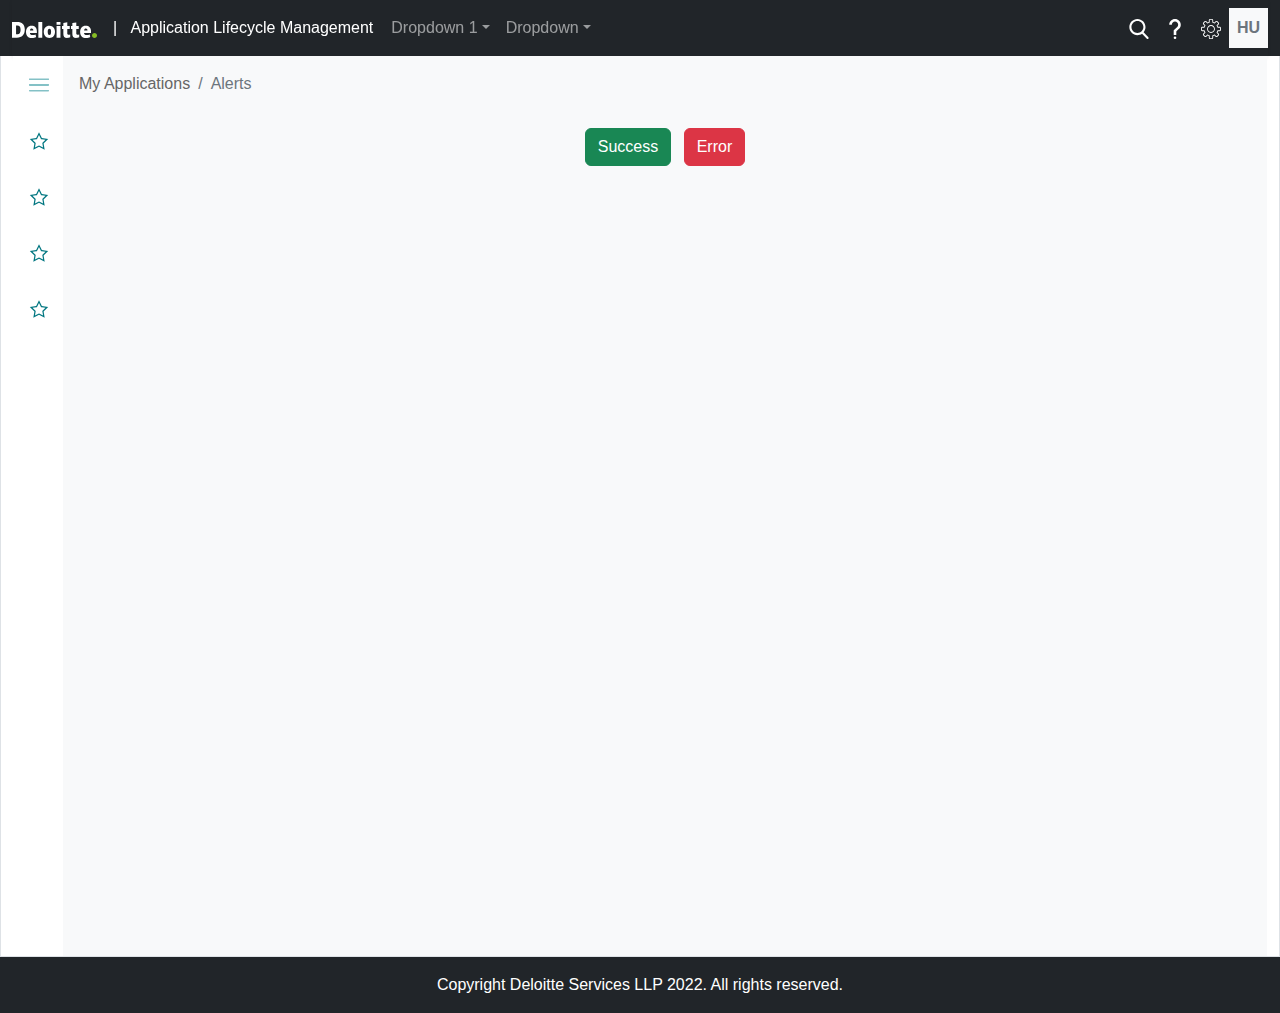
<file: d/alerts.html>
<!doctype html>
<html lang="en">
    <head>
        <meta charset="utf-8">
        <meta name="viewport" content="width=device-width, initial-scale=1, shrink-to-fit=no">
        <meta name="description" content="">
        <meta name="author" content="">
        <link rel="icon" href="">
        <title>Deloittee - Application Lifecycle Management</title>
        <!-- Bootstrap core CSS -->
        <link href="assets/css/bootstrap.min.css" rel="stylesheet">
        <!-- Custom styles -->
        <link href="assets/css/custom_d.css" rel="stylesheet">
        <link href="assets/css/select2.min.css" rel="stylesheet">
    </head>

    <body>
        <div class="container-fluid bg-dark">
            <header class="bg-dark shadow-sm">
                <nav class="navbar sticky-top navbar-expand-lg navbar-dark" id="mainNav">
                    <a class="navbar-brand" href="#">                    
                        <img src="assets/images/logo@2x.svg" alt="Deloittee">                                      
                    </a>
                    <button class="navbar-toggler" type="button" data-bs-toggle="collapse" data-bs-target="#navbars-top" aria-controls="navbars-top" aria-expanded="false" aria-label="Toggle navigation">
                        <span class="navbar-toggler-icon"></span>
                    </button>
                    <div class="collapse navbar-collapse" id="navbars-top">
                        <ul class="navbar-nav me-auto">
                            <li class="nav-item text-white">
                                <a class="nav-link text-white" style="padding-left:0px;padding-right:10px;">|&nbsp;&nbsp;&nbsp;Application Lifecycle Management</a>
                            </li>                
                            <li class="nav-item dropdown">
                                <a class="nav-link dropdown-toggle" href="#" data-bs-toggle="dropdown" aria-expanded="false">Dropdown 1</a>
                                <ul class="dropdown-menu">
                                    <li><a class="dropdown-item" href="#">Dropdown Menu 1</a></li>
                                    <li><a class="dropdown-item" href="#">Dropdown Menu 2</a></li>
                                    <li><a class="dropdown-item" href="#">Dropdown Menu 3</a></li>
                                </ul>
                            </li>
                            <li class="nav-item dropdown">
                                <a class="nav-link dropdown-toggle" href="#" data-bs-toggle="dropdown" aria-expanded="false">Dropdown</a>
                                <ul class="dropdown-menu">
                                    <li><a class="dropdown-item" href="#">Dropdown Menu 1</a></li>
                                    <li><a class="dropdown-item" href="#">Dropdown Menu 2</a></li>
                                    <li><a class="dropdown-item" href="#">Dropdown Menu 3</a></li>
                                </ul>
                            </li>
                        </ul>
                        <div class="header-actions">
                            <ul class="navbar-nav">
                                <li class="nav-item">
                                    <a class="nav-link" href="#">
                                        <svg xmlns="http://www.w3.org/2000/svg" width="20" height="20" viewBox="0 0 56.966 56.966" class="svg-icon">
                                            <path d="M55.146,51.887L41.588,37.786c3.486-4.144,5.396-9.358,5.396-14.786c0-12.682-10.318-23-23-23s-23,10.318-23,23  s10.318,23,23,23c4.761,0,9.298-1.436,13.177-4.162l13.661,14.208c0.571,0.593,1.339,0.92,2.162,0.92  c0.779,0,1.518-0.297,2.079-0.837C56.255,54.982,56.293,53.08,55.146,51.887z M23.984,6c9.374,0,17,7.626,17,17s-7.626,17-17,17  s-17-7.626-17-17S14.61,6,23.984,6z" />
                                        </svg>
                                    </a>
                                </li>
                                <li class="nav-item dropdown">
                                    <a class="nav-link" href="#" data-bs-toggle="dropdown" aria-expanded="false">
                                        <svg xmlns="http://www.w3.org/2000/svg" width="20" height="20" viewBox="0 0 512 512" class="svg-icon">
                                            <circle cx="256" cy="478.609" r="33.391"></circle>
                                            <path d="M256,0c-81.626,0-148.035,66.409-148.035,148.035h66.783c0-44.802,36.45-81.252,81.252-81.252s81.252,36.45,81.252,81.252
                                            c0,21.703-8.452,42.108-23.798,57.453c-20.054,20.053-79.536,75.12-80.135,75.675l-10.711,9.913v120.751h66.783v-91.59
                                            c18.43-17.132,55.505-51.747,71.285-67.525c27.961-27.96,43.359-65.135,43.359-104.676C404.035,66.409,337.627,0,256,0z"></path>
                                        </svg>
                                    </a>
                                    <ul class="dropdown-menu dropdown-menu-end" style="width:180px;">
                                        <div class="p-2">
                                            <div class="fw-bold mb-2">Help</div>                                             
                                        </div>  
                                    </ul>
                                </li>
                                <li class="nav-item dropdown">
                                    <a class="nav-link" href="#" data-bs-toggle="dropdown" aria-expanded="false">
                                        <svg xmlns="http://www.w3.org/2000/svg" width="20" height="20" viewBox="0 0 368 368" class="svg-icon">
                                            <path d="M344,144h-29.952c-2.512-8.2-5.8-16.12-9.792-23.664l21.16-21.16c4.528-4.528,7.024-10.56,7.024-16.984
                                            c0-6.416-2.496-12.448-7.024-16.976l-22.64-22.64c-9.048-9.048-24.888-9.072-33.952,0l-21.16,21.16
                                            c-7.536-3.992-15.464-7.272-23.664-9.792V24c0-13.232-10.768-24-24-24h-32c-13.232,0-24,10.768-24,24v29.952
                                            c-8.2,2.52-16.12,5.8-23.664,9.792l-21.168-21.16c-9.36-9.36-24.592-9.36-33.952,0l-22.648,22.64
                                            c-9.352,9.36-9.352,24.592,0,33.952l21.16,21.168c-3.992,7.536-7.272,15.464-9.792,23.664H24c-13.232,0-24,10.768-24,24v32
                                            C0,213.232,10.768,224,24,224h29.952c2.52,8.2,5.8,16.12,9.792,23.664l-21.16,21.168c-9.36,9.36-9.36,24.592,0,33.952
                                            l22.64,22.648c9.36,9.352,24.592,9.352,33.952,0l21.168-21.16c7.536,3.992,15.464,7.272,23.664,9.792V344
                                            c0,13.232,10.768,24,24,24h32c13.232,0,24-10.768,24-24v-29.952c8.2-2.52,16.128-5.8,23.664-9.792l21.16,21.168
                                            c9.072,9.064,24.912,9.048,33.952,0l22.64-22.64c4.528-4.528,7.024-10.56,7.024-16.976c0-6.424-2.496-12.448-7.024-16.976
                                            l-21.16-21.168c3.992-7.536,7.272-15.464,9.792-23.664H344c13.232,0,24-10.768,24-24v-32C368,154.768,357.232,144,344,144z
                                             M352,200c0,4.408-3.584,8-8,8h-36c-3.648,0-6.832,2.472-7.744,6c-2.832,10.92-7.144,21.344-12.832,30.976
                                            c-1.848,3.144-1.344,7.144,1.232,9.72l25.44,25.448c1.504,1.504,2.336,3.512,2.336,5.664c0,2.152-0.832,4.16-2.336,5.664
                                            l-22.64,22.64c-3.008,3.008-8.312,3.008-11.328,0l-25.44-25.44c-2.576-2.584-6.576-3.08-9.728-1.232
                                            c-9.616,5.68-20.04,10-30.968,12.824c-3.52,0.904-5.992,4.088-5.992,7.736v36c0,4.408-3.584,8-8,8h-32c-4.408,0-8-3.592-8-8v-36
                                            c0-3.648-2.472-6.832-6-7.744c-10.92-2.824-21.344-7.136-30.976-12.824c-1.264-0.752-2.664-1.112-4.064-1.112
                                            c-2.072,0-4.12,0.8-5.664,2.344l-25.44,25.44c-3.128,3.12-8.2,3.12-11.328,0l-22.64-22.64c-3.128-3.128-3.128-8.208,0-11.328
                                            l25.44-25.44c2.584-2.584,3.088-6.584,1.232-9.72c-5.68-9.632-10-20.048-12.824-30.976c-0.904-3.528-4.088-6-7.736-6H24
                                            c-4.408,0-8-3.592-8-8v-32c0-4.408,3.592-8,8-8h36c3.648,0,6.832-2.472,7.744-6c2.824-10.92,7.136-21.344,12.824-30.976
                                            c1.856-3.144,1.352-7.144-1.232-9.72l-25.44-25.44c-3.12-3.12-3.12-8.2,0-11.328l22.64-22.64c3.128-3.128,8.2-3.12,11.328,0
                                            l25.44,25.44c2.584,2.584,6.576,3.096,9.72,1.232c9.632-5.68,20.048-10,30.976-12.824c3.528-0.912,6-4.096,6-7.744V24
                                            c0-4.408,3.592-8,8-8h32c4.416,0,8,3.592,8,8v36c0,3.648,2.472,6.832,6,7.744c10.928,2.824,21.352,7.144,30.968,12.824
                                            c3.152,1.856,7.152,1.36,9.728-1.232l25.44-25.44c3.016-3.024,8.32-3.016,11.328,0l22.64,22.64
                                            c1.504,1.504,2.336,3.52,2.336,5.664s-0.832,4.16-2.336,5.664l-25.44,25.44c-2.576,2.584-3.088,6.584-1.232,9.72
                                            c5.688,9.632,10,20.048,12.832,30.976c0.904,3.528,4.088,6,7.736,6h36c4.416,0,8,3.592,8,8V200z"></path>
                                            <path d="M184,112c-39.696,0-72,32.304-72,72s32.304,72,72,72c39.704,0,72-32.304,72-72S223.704,112,184,112z M184,240
                                            c-30.88,0-56-25.12-56-56s25.12-56,56-56c30.872,0,56,25.12,56,56S214.872,240,184,240z"></path>
                                        </svg>
                                    </a>
                                    <ul class="dropdown-menu dropdown-menu-end" style="width:180px;">
                                        <div class="p-2">
                                            <div class="fw-bold mb-2">Themes</div>
                                            <div class="themes">
                                                <a href="#" class="d-inline-block p-3 bg-primary mb-2"></a>
                                                <a href="#" class="d-inline-block p-3 bg-secondary mb-2"></a>
                                                <a href="#" class="d-inline-block p-3 bg-success mb-2"></a>
                                                <a href="#" class="d-inline-block p-3 bg-danger mb-2"></a>
                                                <a href="#" class="d-inline-block p-3 bg-warning mb-2"></a>
                                                <a href="#" class="d-inline-block p-3 bg-info mb-2"></a>
                                                <a href="#" class="d-inline-block p-3 bg-light mb-2"></a>
                                                <a href="#" class="d-inline-block p-3 bg-dark mb-2"></a>
                                            </div>
                                        </div>  
                                    </ul>
                                </li>
                                <li class="nav-item dropdown">
                                    <a class="nav-link bg-light text-secondary text-center fw-bold" href="#" data-bs-toggle="dropdown" aria-expanded="false">HU</a>
                                    <ul class="dropdown-menu dropdown-menu-end">
                                        <li class="pt-2 pb-2">
                                            <a class="dropdown-item" href="#">
                                                <span class="p-1 bg-secondary text-white text-uppercase">HU</span>
                                                <span class="ms-2">Udhuman, Haji</span>
                                            </a>
                                        </li> 
                                        <li><hr class="dropdown-divider"></li>
                                        <li><a class="dropdown-item" href="#">Logout</a></li> 
                                    </ul>
                                </li>
                            </ul>
                        </div>
                    </div>
                </nav> 
            </header>
        </div>  
        <div class="container-fluid border border-top-0">
            <main role="main">         
                <div class="d-flex flex-row">
                    <div class="sidebar-min">
                        <div class="bg-white vh-100">                      
                            <ul class="secondary-nav list-unstyled mb-0"> 
                                <li>
                                    <a href="#" class="p-3 menu-toggle" title="menu">
                                        <span class="menu-icon menu-open">
                                            <svg width="20" height="20" viewBox="0 0 512 512" xmlns="http://www.w3.org/2000/svg" fill="#0b848e"> 
                                                <path d="M501.333,96H10.667C4.779,96,0,100.779,0,106.667s4.779,10.667,10.667,10.667h490.667c5.888,0,10.667-4.779,10.667-10.667
                                                S507.221,96,501.333,96z"></path>
                                                <path d="M501.333,245.333H10.667C4.779,245.333,0,250.112,0,256s4.779,10.667,10.667,10.667h490.667
                                                c5.888,0,10.667-4.779,10.667-10.667S507.221,245.333,501.333,245.333z"></path>
                                                <path d="M501.333,394.667H10.667C4.779,394.667,0,399.445,0,405.333C0,411.221,4.779,416,10.667,416h490.667
                                                c5.888,0,10.667-4.779,10.667-10.667C512,399.445,507.221,394.667,501.333,394.667z"></path> 
                                            </svg>
                                        </span> 
                                        <span class="menu-icon menu-close">
                                            <svg width="20" height="20" viewBox="0 0 31.112 31.112" xmlns="http://www.w3.org/2000/svg" fill="#0b848e"> 
                                                <polygon points="31.112,1.414 29.698,0 15.556,14.142 1.414,0 0,1.414 14.142,15.556 0,29.698 1.414,31.112 15.556,16.97 29.698,31.112 31.112,29.698 16.97,15.556 "/>
                                            </svg>
                                        </span>                                         
                                        <span class="menu-text text-secondary">&nbsp; Close</span>
                                    </a>                                
                                </li>                                
                                <li>
                                    <a href="#" class="p-3" title="Home">
                                        <span class="menu-icon d-inline-block">
                                            <img src="assets/images/carbon-star@2x.svg" height="20">
                                        </span>
                                        <span class="menu-text">&nbsp; Home</span>
                                    </a>
                                </li>
                                <li>
                                    <a href="#" class="p-3" title="Infrastructure Dashboard">
                                        <span class="menu-icon d-inline-block">
                                            <img src="assets/images/carbon-star@2x.svg" height="20"> 
                                        </span>
                                        <span class="menu-text">&nbsp; Infrastructure Dashboard</span>
                                    </a>
                                </li>
                                <li>
                                    <a href="#" class="p-3" title="My Applications">
                                        <span class="menu-icon d-inline-block">
                                            <img src="assets/images/carbon-star@2x.svg" height="20">
                                        </span>
                                        <span class="menu-text">&nbsp; My Applications</span>
                                    </a>
                                </li>
                                <li>
                                    <a href="#" class="p-3" title="notifications">
                                        <span class="menu-icon d-inline-block">
                                            <img src="assets/images/carbon-star@2x.svg" height="20">
                                        </span>
                                        <span class="menu-text">&nbsp; Notifications</span>
                                    </a>
                                </li> 
                            </ul>
                        </div>                    
                    </div>
                    <div class="main-content">
                        <div class="bg-light vh-100 p-3">
                            <div class="row pb-3">
                                <div class="col-12pt-2">
                                    <nav aria-label="breadcrumb">
                                        <ol class="breadcrumb">
                                            <li class="breadcrumb-item"><a href="#">My Applications</a></li>
                                            <li class="breadcrumb-item active" aria-current="page">Alerts</li>
                                        </ol>
                                    </nav>
                                </div>
                            </div>                             
                            <div class="row">
                                <div class="col text-center">
                                    <a href="#" class="btn btn-success ms-1 me-1" data-bs-toggle="modal" data-bs-target="#alertSuccess">Success</a>
                                    <a href="#" class="btn btn-danger ms-1 me-1" data-bs-toggle="modal" data-bs-target="#alertError">Error</a>
                                </div>
                            </div> 
                        </div>                   
                    </div>
                </div>
            </main>
        </div>
        <footer class="footer mt-auto py-3 bg-dark text-white">  
            <div class="container"> 
                <div class="row">
                    <div class="col text-center">
                        Copyright Deloitte Services LLP 2022. All rights reserved.
                    </div>
                </div>
            </div> 
        </footer> 

        <script src="assets/js/jquery-3.3.1.slim.min.js"></script>
        <script src="assets/js/bootstrap.bundle.min.js"></script> 

        <script>
            $(function(){
                $('.menu-toggle').on('click', function(){
                    $('.sidebar-min').toggleClass('sidebar-max');
                }); 
            })
        </script>

        <!-- #Alert Success -->
        <div id="alertSuccess" class="modal hide fade" aria-labelledby="Success" aria-hidden="true">
            <div class="modal-dialog">
                <div class="modal-content pb-5">
                    <div class="modal-header border-0">
                        <h5 class="modal-title">&nbsp;</h5>
                        <button type="button" class="btn-close" data-bs-dismiss="modal" aria-label="Close"></button>
                    </div>
                    <div class="modal-body">
                        <div class="text-center p-4">
                            <img src="assets/images/success.svg" height="90" alt="Success">
                        </div>
                        <h3 class="text-center">Success.</h3>
                        <div class="text-center pt-2 pb-2">Your request has been successfully submitted.</div>
                    </div>
                </div>
            </div>
        </div>
        <!-- /Alert Success -->

        <!-- #Alert Error -->
        <div id="alertError" class="modal hide fade" aria-labelledby="Error" aria-hidden="true">
            <div class="modal-dialog">
                <div class="modal-content pb-5">
                    <div class="modal-header border-0">
                        <h5 class="modal-title">&nbsp;</h5>
                        <button type="button" class="btn-close" data-bs-dismiss="modal" aria-label="Close"></button>
                    </div>
                    <div class="modal-body">
                        <div class="text-center p-4">
                            <img src="assets/images/error.svg" height="90" alt="Error">
                        </div>
                        <h3 class="text-center">Error!</h3>
                        <div class="text-center pt-2 pb-2">Please try again or contact us</div>
                    </div>
                </div>
            </div>
        </div>
        <!-- /Alert Error -->

    </body>

</html>
</file>
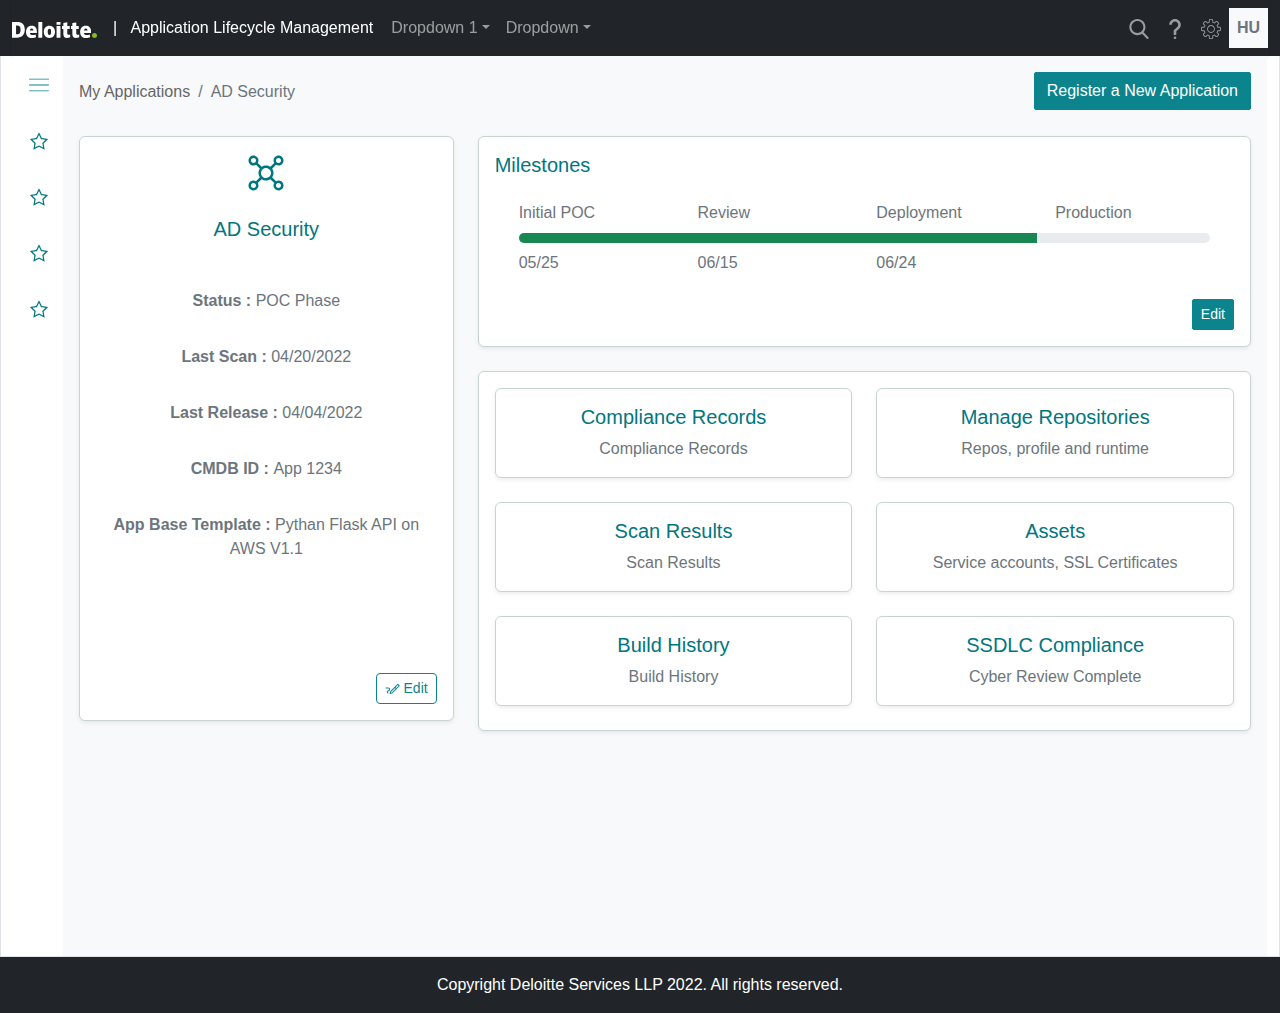
<file: d/my-applications-details.html>
<!doctype html>
<html lang="en">
    <head>
        <meta charset="utf-8">
        <meta name="viewport" content="width=device-width, initial-scale=1, shrink-to-fit=no">
        <meta name="description" content="">
        <meta name="author" content="">
        <link rel="icon" href="">
        <title>Deloittee - Application Lifecycle Management</title>
        <!-- Bootstrap core CSS -->
        <link href="assets/css/bootstrap.min.css" rel="stylesheet">
        <!-- Custom styles -->
        <link href="assets/css/custom_d.css" rel="stylesheet">
    </head>

    <body>
        <div class="container-fluid bg-dark">
            <header class="bg-dark shadow-sm">
                <nav class="navbar sticky-top navbar-expand-lg navbar-dark" id="mainNav">
                    <a class="navbar-brand" href="#">                    
                        <img src="assets/images/logo@2x.svg" alt="Deloittee">                                      
                    </a>
                    <button class="navbar-toggler" type="button" data-bs-toggle="collapse" data-bs-target="#navbars-top" aria-controls="navbars-top" aria-expanded="false" aria-label="Toggle navigation">
                        <span class="navbar-toggler-icon"></span>
                    </button>
                    <div class="collapse navbar-collapse" id="navbars-top">
                        <ul class="navbar-nav me-auto">
                            <li class="nav-item text-white">
                                <a class="nav-link text-white" style="padding-left:0px;padding-right:10px;">|&nbsp;&nbsp;&nbsp;Application Lifecycle Management</a>
                            </li>                
                            <li class="nav-item dropdown">
                                <a class="nav-link dropdown-toggle" href="#" data-bs-toggle="dropdown" aria-expanded="false">Dropdown 1</a>
                                <ul class="dropdown-menu">
                                    <li><a class="dropdown-item" href="#">Dropdown Menu 1</a></li>
                                    <li><a class="dropdown-item" href="#">Dropdown Menu 2</a></li>
                                    <li><a class="dropdown-item" href="#">Dropdown Menu 3</a></li>
                                </ul>
                            </li>
                            <li class="nav-item dropdown">
                                <a class="nav-link dropdown-toggle" href="#" data-bs-toggle="dropdown" aria-expanded="false">Dropdown</a>
                                <ul class="dropdown-menu">
                                    <li><a class="dropdown-item" href="#">Dropdown Menu 1</a></li>
                                    <li><a class="dropdown-item" href="#">Dropdown Menu 2</a></li>
                                    <li><a class="dropdown-item" href="#">Dropdown Menu 3</a></li>
                                </ul>
                            </li>
                        </ul>
                        <div class="header-action">
                            <ul class="navbar-nav">
                                <li class="nav-item">
                                    <a class="nav-link" href="#">
                                        <svg xmlns="http://www.w3.org/2000/svg" width="20" height="20" viewBox="0 0 56.966 56.966" class="svg-icon">
                                            <path d="M55.146,51.887L41.588,37.786c3.486-4.144,5.396-9.358,5.396-14.786c0-12.682-10.318-23-23-23s-23,10.318-23,23  s10.318,23,23,23c4.761,0,9.298-1.436,13.177-4.162l13.661,14.208c0.571,0.593,1.339,0.92,2.162,0.92  c0.779,0,1.518-0.297,2.079-0.837C56.255,54.982,56.293,53.08,55.146,51.887z M23.984,6c9.374,0,17,7.626,17,17s-7.626,17-17,17  s-17-7.626-17-17S14.61,6,23.984,6z" />
                                        </svg>
                                    </a>
                                </li>
                                <li class="nav-item dropdown">
                                    <a class="nav-link" href="#" data-bs-toggle="dropdown" aria-expanded="false">
                                        <svg xmlns="http://www.w3.org/2000/svg" width="20" height="20" viewBox="0 0 512 512" class="svg-icon">
                                            <circle cx="256" cy="478.609" r="33.391"></circle>
                                            <path d="M256,0c-81.626,0-148.035,66.409-148.035,148.035h66.783c0-44.802,36.45-81.252,81.252-81.252s81.252,36.45,81.252,81.252
                                            c0,21.703-8.452,42.108-23.798,57.453c-20.054,20.053-79.536,75.12-80.135,75.675l-10.711,9.913v120.751h66.783v-91.59
                                            c18.43-17.132,55.505-51.747,71.285-67.525c27.961-27.96,43.359-65.135,43.359-104.676C404.035,66.409,337.627,0,256,0z"></path>
                                        </svg>
                                    </a>
                                    <ul class="dropdown-menu dropdown-menu-end" style="width:180px;">
                                        <div class="p-2">
                                            <div class="fw-bold mb-2">Help</div>                                             
                                        </div>  
                                    </ul>
                                </li>
                                <li class="nav-item dropdown">
                                    <a class="nav-link" href="#" data-bs-toggle="dropdown" aria-expanded="false">
                                        <svg xmlns="http://www.w3.org/2000/svg" width="20" height="20" viewBox="0 0 368 368" class="svg-icon">
                                            <path d="M344,144h-29.952c-2.512-8.2-5.8-16.12-9.792-23.664l21.16-21.16c4.528-4.528,7.024-10.56,7.024-16.984
                                            c0-6.416-2.496-12.448-7.024-16.976l-22.64-22.64c-9.048-9.048-24.888-9.072-33.952,0l-21.16,21.16
                                            c-7.536-3.992-15.464-7.272-23.664-9.792V24c0-13.232-10.768-24-24-24h-32c-13.232,0-24,10.768-24,24v29.952
                                            c-8.2,2.52-16.12,5.8-23.664,9.792l-21.168-21.16c-9.36-9.36-24.592-9.36-33.952,0l-22.648,22.64
                                            c-9.352,9.36-9.352,24.592,0,33.952l21.16,21.168c-3.992,7.536-7.272,15.464-9.792,23.664H24c-13.232,0-24,10.768-24,24v32
                                            C0,213.232,10.768,224,24,224h29.952c2.52,8.2,5.8,16.12,9.792,23.664l-21.16,21.168c-9.36,9.36-9.36,24.592,0,33.952
                                            l22.64,22.648c9.36,9.352,24.592,9.352,33.952,0l21.168-21.16c7.536,3.992,15.464,7.272,23.664,9.792V344
                                            c0,13.232,10.768,24,24,24h32c13.232,0,24-10.768,24-24v-29.952c8.2-2.52,16.128-5.8,23.664-9.792l21.16,21.168
                                            c9.072,9.064,24.912,9.048,33.952,0l22.64-22.64c4.528-4.528,7.024-10.56,7.024-16.976c0-6.424-2.496-12.448-7.024-16.976
                                            l-21.16-21.168c3.992-7.536,7.272-15.464,9.792-23.664H344c13.232,0,24-10.768,24-24v-32C368,154.768,357.232,144,344,144z
                                             M352,200c0,4.408-3.584,8-8,8h-36c-3.648,0-6.832,2.472-7.744,6c-2.832,10.92-7.144,21.344-12.832,30.976
                                            c-1.848,3.144-1.344,7.144,1.232,9.72l25.44,25.448c1.504,1.504,2.336,3.512,2.336,5.664c0,2.152-0.832,4.16-2.336,5.664
                                            l-22.64,22.64c-3.008,3.008-8.312,3.008-11.328,0l-25.44-25.44c-2.576-2.584-6.576-3.08-9.728-1.232
                                            c-9.616,5.68-20.04,10-30.968,12.824c-3.52,0.904-5.992,4.088-5.992,7.736v36c0,4.408-3.584,8-8,8h-32c-4.408,0-8-3.592-8-8v-36
                                            c0-3.648-2.472-6.832-6-7.744c-10.92-2.824-21.344-7.136-30.976-12.824c-1.264-0.752-2.664-1.112-4.064-1.112
                                            c-2.072,0-4.12,0.8-5.664,2.344l-25.44,25.44c-3.128,3.12-8.2,3.12-11.328,0l-22.64-22.64c-3.128-3.128-3.128-8.208,0-11.328
                                            l25.44-25.44c2.584-2.584,3.088-6.584,1.232-9.72c-5.68-9.632-10-20.048-12.824-30.976c-0.904-3.528-4.088-6-7.736-6H24
                                            c-4.408,0-8-3.592-8-8v-32c0-4.408,3.592-8,8-8h36c3.648,0,6.832-2.472,7.744-6c2.824-10.92,7.136-21.344,12.824-30.976
                                            c1.856-3.144,1.352-7.144-1.232-9.72l-25.44-25.44c-3.12-3.12-3.12-8.2,0-11.328l22.64-22.64c3.128-3.128,8.2-3.12,11.328,0
                                            l25.44,25.44c2.584,2.584,6.576,3.096,9.72,1.232c9.632-5.68,20.048-10,30.976-12.824c3.528-0.912,6-4.096,6-7.744V24
                                            c0-4.408,3.592-8,8-8h32c4.416,0,8,3.592,8,8v36c0,3.648,2.472,6.832,6,7.744c10.928,2.824,21.352,7.144,30.968,12.824
                                            c3.152,1.856,7.152,1.36,9.728-1.232l25.44-25.44c3.016-3.024,8.32-3.016,11.328,0l22.64,22.64
                                            c1.504,1.504,2.336,3.52,2.336,5.664s-0.832,4.16-2.336,5.664l-25.44,25.44c-2.576,2.584-3.088,6.584-1.232,9.72
                                            c5.688,9.632,10,20.048,12.832,30.976c0.904,3.528,4.088,6,7.736,6h36c4.416,0,8,3.592,8,8V200z"></path>
                                            <path d="M184,112c-39.696,0-72,32.304-72,72s32.304,72,72,72c39.704,0,72-32.304,72-72S223.704,112,184,112z M184,240
                                            c-30.88,0-56-25.12-56-56s25.12-56,56-56c30.872,0,56,25.12,56,56S214.872,240,184,240z"></path>
                                        </svg>
                                    </a>
                                    <ul class="dropdown-menu dropdown-menu-end" style="width:180px;">
                                        <div class="p-2">
                                            <div class="fw-bold mb-2">Themes</div>
                                            <div class="themes">
                                                <a href="#" class="d-inline-block p-3 bg-primary mb-2"></a>
                                                <a href="#" class="d-inline-block p-3 bg-secondary mb-2"></a>
                                                <a href="#" class="d-inline-block p-3 bg-success mb-2"></a>
                                                <a href="#" class="d-inline-block p-3 bg-danger mb-2"></a>
                                                <a href="#" class="d-inline-block p-3 bg-warning mb-2"></a>
                                                <a href="#" class="d-inline-block p-3 bg-info mb-2"></a>
                                                <a href="#" class="d-inline-block p-3 bg-light mb-2"></a>
                                                <a href="#" class="d-inline-block p-3 bg-dark mb-2"></a>
                                            </div>
                                        </div>  
                                    </ul>
                                </li>
                                <li class="nav-item dropdown">
                                    <a class="nav-link bg-light text-secondary text-center fw-bold" href="#" data-bs-toggle="dropdown" aria-expanded="false">HU</a>
                                    <ul class="dropdown-menu dropdown-menu-end">
                                        <li class="pt-2 pb-2">
                                            <a class="dropdown-item" href="#">
                                                <span class="p-1 bg-secondary text-white text-uppercase">HU</span>
                                                <span class="ms-2">Udhuman, Haji</span>
                                            </a>
                                        </li> 
                                        <li><hr class="dropdown-divider"></li>
                                        <li><a class="dropdown-item" href="#">Logout</a></li> 
                                    </ul>
                                </li>
                            </ul>
                        </div>
                    </div>
                </nav> 
            </header>
        </div>  
        <div class="container-fluid border border-top-0">
            <main role="main">         
                <div class="d-flex flex-row">
                    <div class="sidebar-min">
                        <div class="bg-white vh-100">                      
                            <ul class="secondary-nav list-unstyled mb-0"> 
                                <li>
                                    <a href="#" class="p-3 menu-toggle" title="menu">
                                        <span class="menu-icon menu-open">
                                            <svg width="20" height="20" viewBox="0 0 512 512" xmlns="http://www.w3.org/2000/svg" fill="#0b848e"> 
                                                <path d="M501.333,96H10.667C4.779,96,0,100.779,0,106.667s4.779,10.667,10.667,10.667h490.667c5.888,0,10.667-4.779,10.667-10.667
                                                S507.221,96,501.333,96z"></path>
                                                <path d="M501.333,245.333H10.667C4.779,245.333,0,250.112,0,256s4.779,10.667,10.667,10.667h490.667
                                                c5.888,0,10.667-4.779,10.667-10.667S507.221,245.333,501.333,245.333z"></path>
                                                <path d="M501.333,394.667H10.667C4.779,394.667,0,399.445,0,405.333C0,411.221,4.779,416,10.667,416h490.667
                                                c5.888,0,10.667-4.779,10.667-10.667C512,399.445,507.221,394.667,501.333,394.667z"></path> 
                                            </svg>
                                        </span> 
                                        <span class="menu-icon menu-close">
                                            <svg width="20" height="20" viewBox="0 0 31.112 31.112" xmlns="http://www.w3.org/2000/svg" fill="#0b848e"> 
                                                <polygon points="31.112,1.414 29.698,0 15.556,14.142 1.414,0 0,1.414 14.142,15.556 0,29.698 1.414,31.112 15.556,16.97 29.698,31.112 31.112,29.698 16.97,15.556 "/>
                                            </svg>
                                        </span>                                         
                                        <span class="menu-text text-secondary">&nbsp; Close</span>
                                    </a>                                
                                </li>                                
                                <li>
                                    <a href="#" class="p-3" title="Home">
                                        <span class="menu-icon d-inline-block">
                                            <img src="assets/images/carbon-star@2x.svg" height="20">
                                        </span>
                                        <span class="menu-text">&nbsp; Home</span>
                                    </a>
                                </li>
                                <li>
                                    <a href="#" class="p-3" title="Infrastructure Dashboard">
                                        <span class="menu-icon d-inline-block">
                                            <img src="assets/images/carbon-star@2x.svg" height="20"> 
                                        </span>
                                        <span class="menu-text">&nbsp; Infrastructure Dashboard</span>
                                    </a>
                                </li>
                                <li>
                                    <a href="#" class="p-3" title="My Applications">
                                        <span class="menu-icon d-inline-block">
                                            <img src="assets/images/carbon-star@2x.svg" height="20">
                                        </span>
                                        <span class="menu-text">&nbsp; My Applications</span>
                                    </a>
                                </li>
                                <li>
                                    <a href="#" class="p-3" title="notifications">
                                        <span class="menu-icon d-inline-block">
                                            <img src="assets/images/carbon-star@2x.svg" height="20">
                                        </span>
                                        <span class="menu-text">&nbsp; Notifications</span>
                                    </a>
                                </li> 
                            </ul>
                        </div>                    
                    </div>
                    <div class="main-content">
                        <div class="bg-light vh-100 p-3 overflow-hidden">
                            <div class="row pb-3">
                            <div class="col-12 col-sm-6 col-lg-8 pt-2">
                                <nav aria-label="breadcrumb">
                                    <ol class="breadcrumb">
                                        <li class="breadcrumb-item"><a href="#">My Applications</a></li>
                                        <li class="breadcrumb-item active" aria-current="page">AD Security</li>
                                    </ol>
                                </nav>
                            </div>
                            <div class="col-12 col-sm-6 col-lg-4 text-end">
                                <a href="#" class="btn btn-primary float-right">Register a New Application</a>                           
                            </div>
                        </div>
                        <div class="row">
                            <div class="col-12 col-md-6 col-lg-4">
                                <div class="card rounded shadow-sm mb-4 text-center">
                                    <div class="card-body">
                                        <img src="assets/images/carbon-api@2x.svg" alt="AD Security" height="40">
                                        <h5 class="card-title pt-4 pb-4">AD Security</h5>
                                        <div class="card-text text-secondary">
                                            <div class="pt-3 pb-3">
                                                <span class="fw-bold">Status : </span>
                                                <span class="pl-2">POC Phase</span>
                                            </div>
                                            <div class="pt-3 pb-3">
                                                <span class="fw-bold">Last Scan : </span>
                                                <span class="pl-2">04/20/2022</span>
                                            </div>
                                            <div class="pt-3 pb-3">
                                                <span class="fw-bold">Last Release : </span>
                                                <span class="pl-2">04/04/2022</span>
                                            </div>
                                            <div class="pt-3 pb-3">
                                                <span class="fw-bold">CMDB ID : </span>
                                                <span class="pl-2">App 1234</span>
                                            </div>
                                            <div class="pt-3 pb-3">
                                                <span class="fw-bold">App Base Template : </span>
                                                <span class="pl-2">Pythan Flask API on AWS V1.1</span>
                                            </div>
                                            <div class="pt-5">
                                                <div class="mt-5 text-end">
                                                    <a href="#" class="btn btn-sm btn-outline-primary pl-3 pr-3">
                                                        <img src="assets/images/edit.svg" alt="Edit"> 
                                                        Edit
                                                    </a>
                                                </div>
                                            </div>
                                        </div>
                                    </div>
                                </div>
                            </div>
                            <div class="col-12 col-md-6 col-lg-8">
                                <div class="card rounded shadow-sm mb-4">
                                    <div class="card-body">
                                        <h5 class="card-title">Milestones</h5>
                                        <div class="card-text text-secondary">
                                            
                                            <div class="m-4 mb-0">
                                                <div class="row">
                                                    <div class="col-6 col-md-3">Initial POC</div>
                                                    <div class="col-6 col-md-3">Review</div>
                                                    <div class="col-6 col-md-3">Deployment</div>
                                                    <div class="col-6 col-md-3">Production</div>
                                                </div>
                                                <div class="row">
                                                    <div class="col pt-2 pb-2">
                                                        <div class="progress" style="height:10px;">
                                                            <div class="progress-bar bg-success" role="progressbar" style="width: 75%" aria-valuenow="75" aria-valuemin="0" aria-valuemax="100"></div>
                                                        </div>
                                                    </div> 
                                                </div>
                                                <div class="row">
                                                    <div class="col-6 col-md-3">05/25</div>
                                                    <div class="col-6 col-md-3">06/15</div>
                                                    <div class="col-6 col-md-3">06/24</div>
                                                    <div class="col-6 col-md-3">&nbsp;</div>
                                                </div>
                                            </div>

                                        </div>
                                    </div>
                                    <div class="card-footer bg-transparent border-top-0 pb-3 text-end">
                                        <a href="#" class="btn btn-sm btn-primary">Edit</a>
                                    </div>
                                </div>
                                <div class="card rounded shadow-sm mb-4 text-center">
                                    <div class="card-body pb-0">
                                        <div class="row">
                                            <div class="col-12 col-md-6">
                                                <div class="card rounded shadow-sm mb-4">
                                                    <div class="card-body text-center">                                                    
                                                        <h5 class="card-title">Compliance Records</h5>
                                                        <div class="card-text text-secondary">
                                                            Compliance Records
                                                        </div>
                                                    </div>
                                                </div>
                                            </div>
                                            <div class="col-12 col-md-6">
                                                <div class="card rounded shadow-sm mb-4">
                                                    <div class="card-body text-center">                                                    
                                                        <h5 class="card-title">Manage Repositories</h5>
                                                        <div class="card-text text-secondary">
                                                            Repos, profile and runtime
                                                        </div>
                                                    </div>
                                                </div>
                                            </div>
                                            <div class="col-12 col-md-6">
                                                <div class="card rounded shadow-sm mb-4">
                                                    <div class="card-body text-center">                                                    
                                                        <h5 class="card-title">Scan Results</h5>
                                                        <div class="card-text text-secondary">
                                                            Scan Results
                                                        </div>
                                                    </div>
                                                </div>
                                            </div>
                                            <div class="col-12 col-md-6">
                                                <div class="card rounded shadow-sm mb-4">
                                                    <div class="card-body text-center">                                                    
                                                        <h5 class="card-title">Assets</h5>
                                                        <div class="card-text text-secondary">
                                                            Service accounts, SSL Certificates
                                                        </div>
                                                    </div>
                                                </div>
                                            </div>
                                            <div class="col-12 col-md-6">
                                                <div class="card rounded shadow-sm mb-4">
                                                    <div class="card-body text-center">                                                    
                                                        <h5 class="card-title">Build History</h5>
                                                        <div class="card-text text-secondary">
                                                            Build History
                                                        </div>
                                                    </div>
                                                </div>
                                            </div>
                                            <div class="col-12 col-md-6">
                                                <div class="card rounded shadow-sm mb-4">
                                                    <div class="card-body text-center">                                                    
                                                        <h5 class="card-title">SSDLC Compliance</h5>
                                                        <div class="card-text text-secondary">
                                                            Cyber Review Complete
                                                        </div>
                                                    </div>
                                                </div>
                                            </div>
                                        </div>
                                    </div>
                                </div>
                            </div>                          
                        </div> 
                        </div>                   
                    </div>
                </div>
            </main>
        </div>
        <footer class="footer mt-auto py-3 bg-dark text-white">  
            <div class="container"> 
                <div class="row">
                    <div class="col text-center">
                        Copyright Deloitte Services LLP 2022. All rights reserved.
                    </div>
                </div>
            </div> 
        </footer>    
        
        <script src="assets/js/jquery-3.3.1.slim.min.js"></script>
        <script src="assets/js/bootstrap.bundle.min.js"></script>

        <script>
            $(function(){
                $('.menu-toggle').on('click', function(){
                    $('.sidebar-min').toggleClass('sidebar-max');
                });
            })
        </script>
    </body>

</html>
</file>
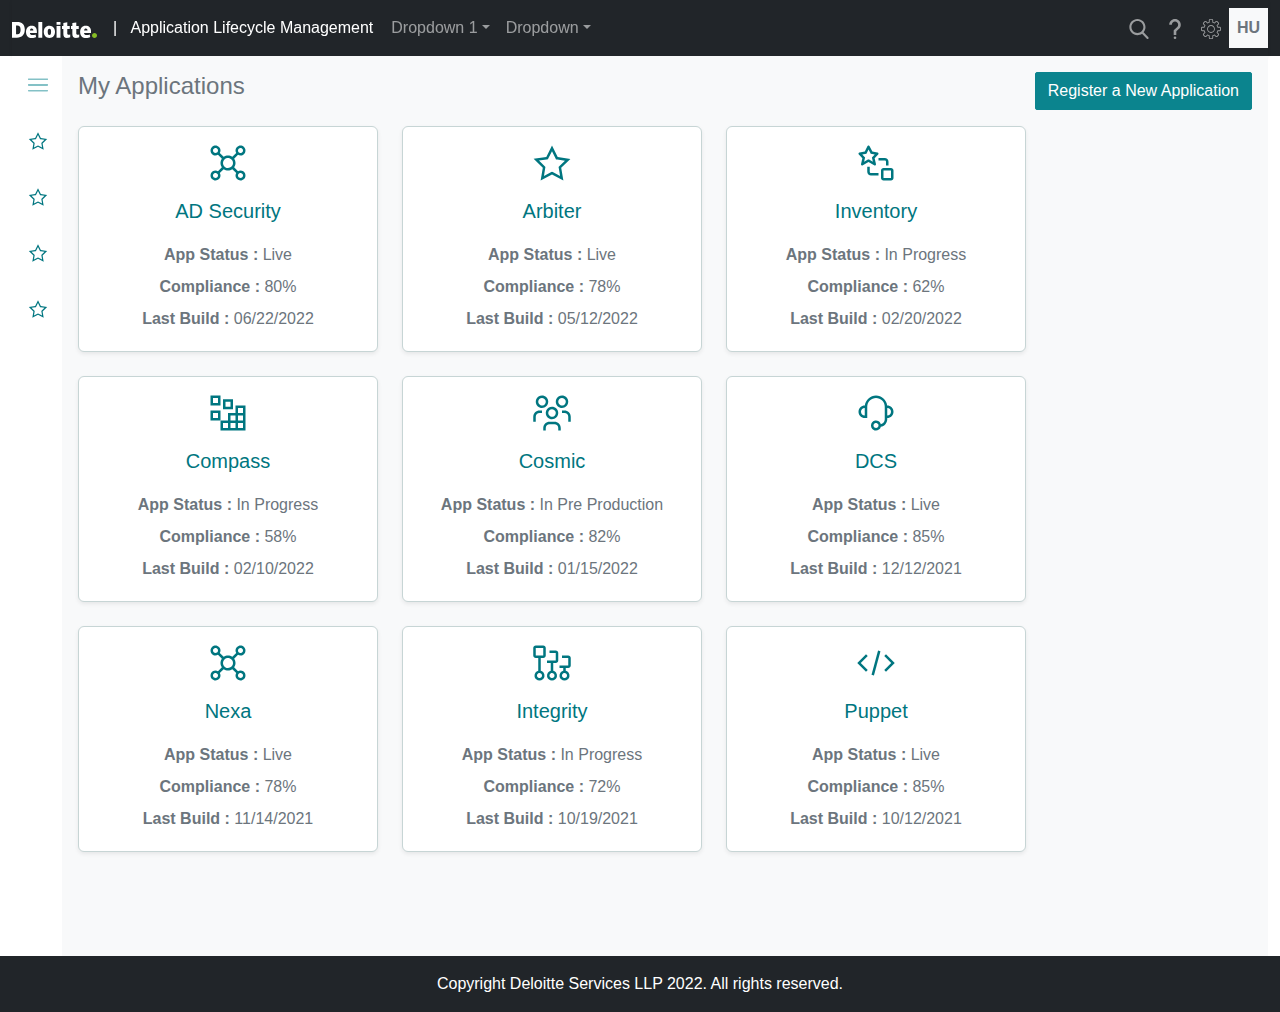
<file: d/my-applications.html>
<!doctype html>
<html lang="en">
    <head>
        <meta charset="utf-8">
        <meta name="viewport" content="width=device-width, initial-scale=1, shrink-to-fit=no">
        <meta name="description" content="">
        <meta name="author" content="">
        <link rel="icon" href="">
        <title>Deloittee - Application Lifecycle Management</title>
        <!-- Bootstrap core CSS -->
        <link href="assets/css/bootstrap.min.css" rel="stylesheet">
        <!-- Custom styles -->
        <link href="assets/css/custom_d.css" rel="stylesheet">
    </head>

    <body> 
        <div class="container-fluid bg-dark">
            <header class="bg-dark shadow-sm">
                <nav class="navbar sticky-top navbar-expand-lg navbar-dark" id="mainNav">
                    <a class="navbar-brand" href="#">                    
                        <img src="assets/images/logo@2x.svg" alt="Deloittee">                                      
                    </a>
                    <button class="navbar-toggler" type="button" data-bs-toggle="collapse" data-bs-target="#navbars-top" aria-controls="navbars-top" aria-expanded="false" aria-label="Toggle navigation">
                        <span class="navbar-toggler-icon"></span>
                    </button>
                    <div class="collapse navbar-collapse" id="navbars-top">
                        <ul class="navbar-nav me-auto">
                            <li class="nav-item text-white">
                                <a class="nav-link text-white" style="padding-left:0px;padding-right:10px;">|&nbsp;&nbsp;&nbsp;Application Lifecycle Management</a>
                            </li>                
                            <li class="nav-item dropdown">
                                <a class="nav-link dropdown-toggle" href="#" data-bs-toggle="dropdown" aria-expanded="false">Dropdown 1</a>
                                <ul class="dropdown-menu">
                                    <li><a class="dropdown-item" href="#">Dropdown Menu 1</a></li>
                                    <li><a class="dropdown-item" href="#">Dropdown Menu 2</a></li>
                                    <li><a class="dropdown-item" href="#">Dropdown Menu 3</a></li>
                                </ul>
                            </li>
                            <li class="nav-item dropdown">
                                <a class="nav-link dropdown-toggle" href="#" data-bs-toggle="dropdown" aria-expanded="false">Dropdown</a>
                                <ul class="dropdown-menu">
                                    <li><a class="dropdown-item" href="#">Dropdown Menu 1</a></li>
                                    <li><a class="dropdown-item" href="#">Dropdown Menu 2</a></li>
                                    <li><a class="dropdown-item" href="#">Dropdown Menu 3</a></li>
                                </ul>
                            </li>
                        </ul>
                        <div class="header-action">
                            <ul class="navbar-nav">
                                <li class="nav-item">
                                    <a class="nav-link" href="#">
                                        <svg xmlns="http://www.w3.org/2000/svg" width="20" height="20" viewBox="0 0 56.966 56.966" class="svg-icon">
                                            <path d="M55.146,51.887L41.588,37.786c3.486-4.144,5.396-9.358,5.396-14.786c0-12.682-10.318-23-23-23s-23,10.318-23,23  s10.318,23,23,23c4.761,0,9.298-1.436,13.177-4.162l13.661,14.208c0.571,0.593,1.339,0.92,2.162,0.92  c0.779,0,1.518-0.297,2.079-0.837C56.255,54.982,56.293,53.08,55.146,51.887z M23.984,6c9.374,0,17,7.626,17,17s-7.626,17-17,17  s-17-7.626-17-17S14.61,6,23.984,6z" />
                                        </svg>
                                    </a>
                                </li>
                                <li class="nav-item dropdown">
                                    <a class="nav-link" href="#" data-bs-toggle="dropdown" aria-expanded="false">
                                        <svg xmlns="http://www.w3.org/2000/svg" width="20" height="20" viewBox="0 0 512 512" class="svg-icon">
                                            <circle cx="256" cy="478.609" r="33.391"></circle>
                                            <path d="M256,0c-81.626,0-148.035,66.409-148.035,148.035h66.783c0-44.802,36.45-81.252,81.252-81.252s81.252,36.45,81.252,81.252
                                            c0,21.703-8.452,42.108-23.798,57.453c-20.054,20.053-79.536,75.12-80.135,75.675l-10.711,9.913v120.751h66.783v-91.59
                                            c18.43-17.132,55.505-51.747,71.285-67.525c27.961-27.96,43.359-65.135,43.359-104.676C404.035,66.409,337.627,0,256,0z"></path>
                                        </svg>
                                    </a>
                                    <ul class="dropdown-menu dropdown-menu-end" style="width:180px;">
                                        <div class="p-2">
                                            <div class="fw-bold mb-2">Help</div>                                             
                                        </div>  
                                    </ul>
                                </li>
                                <li class="nav-item dropdown">
                                    <a class="nav-link" href="#" data-bs-toggle="dropdown" aria-expanded="false">
                                        <svg xmlns="http://www.w3.org/2000/svg" width="20" height="20" viewBox="0 0 368 368" class="svg-icon">
                                            <path d="M344,144h-29.952c-2.512-8.2-5.8-16.12-9.792-23.664l21.16-21.16c4.528-4.528,7.024-10.56,7.024-16.984
                                            c0-6.416-2.496-12.448-7.024-16.976l-22.64-22.64c-9.048-9.048-24.888-9.072-33.952,0l-21.16,21.16
                                            c-7.536-3.992-15.464-7.272-23.664-9.792V24c0-13.232-10.768-24-24-24h-32c-13.232,0-24,10.768-24,24v29.952
                                            c-8.2,2.52-16.12,5.8-23.664,9.792l-21.168-21.16c-9.36-9.36-24.592-9.36-33.952,0l-22.648,22.64
                                            c-9.352,9.36-9.352,24.592,0,33.952l21.16,21.168c-3.992,7.536-7.272,15.464-9.792,23.664H24c-13.232,0-24,10.768-24,24v32
                                            C0,213.232,10.768,224,24,224h29.952c2.52,8.2,5.8,16.12,9.792,23.664l-21.16,21.168c-9.36,9.36-9.36,24.592,0,33.952
                                            l22.64,22.648c9.36,9.352,24.592,9.352,33.952,0l21.168-21.16c7.536,3.992,15.464,7.272,23.664,9.792V344
                                            c0,13.232,10.768,24,24,24h32c13.232,0,24-10.768,24-24v-29.952c8.2-2.52,16.128-5.8,23.664-9.792l21.16,21.168
                                            c9.072,9.064,24.912,9.048,33.952,0l22.64-22.64c4.528-4.528,7.024-10.56,7.024-16.976c0-6.424-2.496-12.448-7.024-16.976
                                            l-21.16-21.168c3.992-7.536,7.272-15.464,9.792-23.664H344c13.232,0,24-10.768,24-24v-32C368,154.768,357.232,144,344,144z
                                             M352,200c0,4.408-3.584,8-8,8h-36c-3.648,0-6.832,2.472-7.744,6c-2.832,10.92-7.144,21.344-12.832,30.976
                                            c-1.848,3.144-1.344,7.144,1.232,9.72l25.44,25.448c1.504,1.504,2.336,3.512,2.336,5.664c0,2.152-0.832,4.16-2.336,5.664
                                            l-22.64,22.64c-3.008,3.008-8.312,3.008-11.328,0l-25.44-25.44c-2.576-2.584-6.576-3.08-9.728-1.232
                                            c-9.616,5.68-20.04,10-30.968,12.824c-3.52,0.904-5.992,4.088-5.992,7.736v36c0,4.408-3.584,8-8,8h-32c-4.408,0-8-3.592-8-8v-36
                                            c0-3.648-2.472-6.832-6-7.744c-10.92-2.824-21.344-7.136-30.976-12.824c-1.264-0.752-2.664-1.112-4.064-1.112
                                            c-2.072,0-4.12,0.8-5.664,2.344l-25.44,25.44c-3.128,3.12-8.2,3.12-11.328,0l-22.64-22.64c-3.128-3.128-3.128-8.208,0-11.328
                                            l25.44-25.44c2.584-2.584,3.088-6.584,1.232-9.72c-5.68-9.632-10-20.048-12.824-30.976c-0.904-3.528-4.088-6-7.736-6H24
                                            c-4.408,0-8-3.592-8-8v-32c0-4.408,3.592-8,8-8h36c3.648,0,6.832-2.472,7.744-6c2.824-10.92,7.136-21.344,12.824-30.976
                                            c1.856-3.144,1.352-7.144-1.232-9.72l-25.44-25.44c-3.12-3.12-3.12-8.2,0-11.328l22.64-22.64c3.128-3.128,8.2-3.12,11.328,0
                                            l25.44,25.44c2.584,2.584,6.576,3.096,9.72,1.232c9.632-5.68,20.048-10,30.976-12.824c3.528-0.912,6-4.096,6-7.744V24
                                            c0-4.408,3.592-8,8-8h32c4.416,0,8,3.592,8,8v36c0,3.648,2.472,6.832,6,7.744c10.928,2.824,21.352,7.144,30.968,12.824
                                            c3.152,1.856,7.152,1.36,9.728-1.232l25.44-25.44c3.016-3.024,8.32-3.016,11.328,0l22.64,22.64
                                            c1.504,1.504,2.336,3.52,2.336,5.664s-0.832,4.16-2.336,5.664l-25.44,25.44c-2.576,2.584-3.088,6.584-1.232,9.72
                                            c5.688,9.632,10,20.048,12.832,30.976c0.904,3.528,4.088,6,7.736,6h36c4.416,0,8,3.592,8,8V200z"></path>
                                            <path d="M184,112c-39.696,0-72,32.304-72,72s32.304,72,72,72c39.704,0,72-32.304,72-72S223.704,112,184,112z M184,240
                                            c-30.88,0-56-25.12-56-56s25.12-56,56-56c30.872,0,56,25.12,56,56S214.872,240,184,240z"></path>
                                        </svg>
                                    </a>
                                    <ul class="dropdown-menu dropdown-menu-end" style="width:180px;">
                                        <div class="p-2">
                                            <div class="fw-bold mb-2">Themes</div>
                                            <div class="themes">
                                                <a href="#" class="d-inline-block p-3 bg-primary mb-2"></a>
                                                <a href="#" class="d-inline-block p-3 bg-secondary mb-2"></a>
                                                <a href="#" class="d-inline-block p-3 bg-success mb-2"></a>
                                                <a href="#" class="d-inline-block p-3 bg-danger mb-2"></a>
                                                <a href="#" class="d-inline-block p-3 bg-warning mb-2"></a>
                                                <a href="#" class="d-inline-block p-3 bg-info mb-2"></a>
                                                <a href="#" class="d-inline-block p-3 bg-light mb-2"></a>
                                                <a href="#" class="d-inline-block p-3 bg-dark mb-2"></a>
                                            </div>
                                        </div>  
                                    </ul>
                                </li>
                                <li class="nav-item dropdown">
                                    <a class="nav-link bg-light text-secondary text-center fw-bold" href="#" data-bs-toggle="dropdown" aria-expanded="false">HU</a>
                                    <ul class="dropdown-menu dropdown-menu-end">
                                        <li class="pt-2 pb-2">
                                            <a class="dropdown-item" href="#">
                                                <span class="p-1 bg-secondary text-white text-uppercase">HU</span>
                                                <span class="ms-2">Udhuman, Haji</span>
                                            </a>
                                        </li> 
                                        <li><hr class="dropdown-divider"></li>
                                        <li><a class="dropdown-item" href="#">Logout</a></li> 
                                    </ul>
                                </li>
                            </ul>
                        </div>
                    </div>
                </nav> 
            </header>
        </div>
        <div class="container-fluid">      
            <main role="main">         
                <div class="d-flex flex-row">
                    <div class="sidebar-min">
                        <div class="bg-white vh-100">                      
                            <ul class="secondary-nav list-unstyled mb-0"> 
                                <li>
                                    <a href="#" class="p-3 menu-toggle" title="menu">
                                        <span class="menu-icon menu-open">
                                            <svg width="20" height="20" viewBox="0 0 512 512" xmlns="http://www.w3.org/2000/svg" fill="#0b848e"> 
                                                <path d="M501.333,96H10.667C4.779,96,0,100.779,0,106.667s4.779,10.667,10.667,10.667h490.667c5.888,0,10.667-4.779,10.667-10.667
                                                S507.221,96,501.333,96z"></path>
                                                <path d="M501.333,245.333H10.667C4.779,245.333,0,250.112,0,256s4.779,10.667,10.667,10.667h490.667
                                                c5.888,0,10.667-4.779,10.667-10.667S507.221,245.333,501.333,245.333z"></path>
                                                <path d="M501.333,394.667H10.667C4.779,394.667,0,399.445,0,405.333C0,411.221,4.779,416,10.667,416h490.667
                                                c5.888,0,10.667-4.779,10.667-10.667C512,399.445,507.221,394.667,501.333,394.667z"></path> 
                                            </svg>
                                        </span> 
                                        <span class="menu-icon menu-close">
                                            <svg width="20" height="20" viewBox="0 0 31.112 31.112" xmlns="http://www.w3.org/2000/svg" fill="#0b848e"> 
                                                <polygon points="31.112,1.414 29.698,0 15.556,14.142 1.414,0 0,1.414 14.142,15.556 0,29.698 1.414,31.112 15.556,16.97 29.698,31.112 31.112,29.698 16.97,15.556 "/>
                                            </svg>
                                        </span>                                         
                                        <span class="menu-text text-secondary">&nbsp; Close</span>
                                    </a>                                
                                </li>                                
                                <li>
                                    <a href="#" class="p-3" title="Home">
                                        <span class="menu-icon d-inline-block">
                                            <img src="assets/images/carbon-star@2x.svg" height="20">
                                        </span>
                                        <span class="menu-text">&nbsp; Home</span>
                                    </a>
                                </li>
                                <li>
                                    <a href="#" class="p-3" title="Infrastructure Dashboard">
                                        <span class="menu-icon d-inline-block">
                                            <img src="assets/images/carbon-star@2x.svg" height="20"> 
                                        </span>
                                        <span class="menu-text">&nbsp; Infrastructure Dashboard</span>
                                    </a>
                                </li>
                                <li>
                                    <a href="#" class="p-3" title="My Applications">
                                        <span class="menu-icon d-inline-block">
                                            <img src="assets/images/carbon-star@2x.svg" height="20">
                                        </span>
                                        <span class="menu-text">&nbsp; My Applications</span>
                                    </a>
                                </li>
                                <li>
                                    <a href="#" class="p-3" title="notifications">
                                        <span class="menu-icon d-inline-block">
                                            <img src="assets/images/carbon-star@2x.svg" height="20">
                                        </span>
                                        <span class="menu-text">&nbsp; Notifications</span>
                                    </a>
                                </li> 
                            </ul>
                        </div>                    
                    </div>
                	<div class="main-content">
                        <div class="bg-light vh-100 p-3 overflow-hidden">
                            <div class="row pb-3">
                                <div class="col-12 col-sm-6 col-lg-8">
                                    <h4 class="text-secondary">My Applications</h4>
                                </div>
                                <div class="col-12 col-sm-6 col-lg-4 text-end">
                                    <a href="#" class="btn btn-primary float-right">Register a New Application</a>                           
                                </div>
                            </div>
                            <div class="row">
                                <div class="col-12 col-md-6 col-lg-4 col-xl-auto">
                                    <div class="card rounded shadow-sm mb-4 text-center">
                                        <div class="card-body">
                                            <img src="assets/images/carbon-api@2x.svg" alt="AD Security" height="40">
                                            <h5 class="card-title pt-3 pb-2">AD Security</h5>
                                            <div class="card-text text-secondary">
                                                <div class="pt-1 pb-1">
                                                    <span class="fw-bold">App Status : </span>
                                                    <span class="pl-2">Live</span>
                                                </div>
                                                <div class="pt-1 pb-1">
                                                    <span class="fw-bold">Compliance : </span>
                                                    <span class="pl-2">80%</span>
                                                </div>
                                                <div class="pt-1 pb-1">
                                                    <span class="fw-bold">Last Build : </span>
                                                    <span class="pl-2">06/22/2022</span>
                                                </div>
                                            </div>
                                        </div>
                                    </div>
                                </div>
                                <div class="col-12 col-md-6 col-lg-4 col-xl-auto">
                                    <div class="card rounded shadow-sm mb-4 text-center">
                                        <div class="card-body">
                                            <img src="assets/images/carbon-star@2x.svg" alt="Arbiter" height="40">
                                            <h5 class="card-title pt-3 pb-2">Arbiter</h5>
                                            <div class="card-text text-secondary">
                                                <div class="pt-1 pb-1">
                                                    <span class="fw-bold">App Status : </span>
                                                    <span class="pl-2">Live</span>
                                                </div>
                                                <div class="pt-1 pb-1">
                                                    <span class="fw-bold">Compliance : </span>
                                                    <span class="pl-2">78%</span>
                                                </div>
                                                <div class="pt-1 pb-1">
                                                    <span class="fw-bold">Last Build : </span>
                                                    <span class="pl-2">05/12/2022</span>
                                                </div>
                                            </div>
                                        </div>
                                    </div>
                                </div>
                                <div class="col-12 col-md-6 col-lg-4 col-xl-auto">
                                    <div class="card rounded shadow-sm mb-4 text-center">
                                        <div class="card-body">
                                            <img src="assets/images/carbon-graphical-data-flow@2x.svg" alt="Inventory" height="40">
                                            <h5 class="card-title pt-3 pb-2">Inventory</h5>
                                            <div class="card-text text-secondary">
                                                <div class="pt-1 pb-1">
                                                    <span class="fw-bold">App Status : </span>
                                                    <span class="pl-2">In Progress</span>
                                                </div>
                                                <div class="pt-1 pb-1">
                                                    <span class="fw-bold">Compliance : </span>
                                                    <span class="pl-2">62%</span>
                                                </div>
                                                <div class="pt-1 pb-1">
                                                    <span class="fw-bold">Last Build : </span>
                                                    <span class="pl-2">02/20/2022</span>
                                                </div>
                                            </div>
                                        </div>
                                    </div>
                                </div>
                                <div class="col-12 col-md-6 col-lg-4 col-xl-auto">
                                    <div class="card rounded shadow-sm mb-4 text-center">
                                        <div class="card-body">
                                            <img src="assets/images/carbon-development@2x.svg" alt="Compass" height="40">
                                            <h5 class="card-title pt-3 pb-2">Compass</h5>
                                            <div class="card-text text-secondary">
                                                <div class="pt-1 pb-1">
                                                    <span class="fw-bold">App Status : </span>
                                                    <span class="pl-2">In Progress</span>
                                                </div>
                                                <div class="pt-1 pb-1">
                                                    <span class="fw-bold">Compliance : </span>
                                                    <span class="pl-2">58%</span>
                                                </div>
                                                <div class="pt-1 pb-1">
                                                    <span class="fw-bold">Last Build : </span>
                                                    <span class="pl-2">02/10/2022</span>
                                                </div>
                                            </div>
                                        </div>
                                    </div>
                                </div>
                                <div class="col-12 col-md-6 col-lg-4 col-xl-auto">
                                    <div class="card rounded shadow-sm mb-4 text-center">
                                        <div class="card-body">
                                            <img src="assets/images/carbon-event@2x.svg" alt="Cosmic" height="40">
                                            <h5 class="card-title pt-3 pb-2">Cosmic</h5>
                                            <div class="card-text text-secondary">
                                                <div class="pt-1 pb-1">
                                                    <span class="fw-bold">App Status : </span>
                                                    <span class="pl-2">In Pre Production</span>
                                                </div>
                                                <div class="pt-1 pb-1">
                                                    <span class="fw-bold">Compliance : </span>
                                                    <span class="pl-2">82%</span>
                                                </div>
                                                <div class="pt-1 pb-1">
                                                    <span class="fw-bold">Last Build : </span>
                                                    <span class="pl-2">01/15/2022</span>
                                                </div>
                                            </div>
                                        </div>
                                    </div>
                                </div>
                                <div class="col-12 col-md-6 col-lg-4 col-xl-auto">
                                    <div class="card rounded shadow-sm mb-4 text-center">
                                        <div class="card-body">
                                            <img src="assets/images/carbon-headset@2x.svg" alt="DCS" height="40">
                                            <h5 class="card-title pt-3 pb-2">DCS</h5>
                                            <div class="card-text text-secondary">
                                                <div class="pt-1 pb-1">
                                                    <span class="fw-bold">App Status : </span>
                                                    <span class="pl-2">Live</span>
                                                </div>
                                                <div class="pt-1 pb-1">
                                                    <span class="fw-bold">Compliance : </span>
                                                    <span class="pl-2">85%</span>
                                                </div>
                                                <div class="pt-1 pb-1">
                                                    <span class="fw-bold">Last Build : </span>
                                                    <span class="pl-2">12/12/2021</span>
                                                </div>
                                            </div>
                                        </div>
                                    </div>
                                </div>
                                <div class="col-12 col-md-6 col-lg-4 col-xl-auto">
                                    <div class="card rounded shadow-sm mb-4 text-center">
                                        <div class="card-body">
                                            <img src="assets/images/carbon-api@2x.svg" alt="Nexa" height="40">
                                            <h5 class="card-title pt-3 pb-2">Nexa</h5>
                                            <div class="card-text text-secondary">
                                                <div class="pt-1 pb-1">
                                                    <span class="fw-bold">App Status : </span>
                                                    <span class="pl-2">Live</span>
                                                </div>
                                                <div class="pt-1 pb-1">
                                                    <span class="fw-bold">Compliance : </span>
                                                    <span class="pl-2">78%</span>
                                                </div>
                                                <div class="pt-1 pb-1">
                                                    <span class="fw-bold">Last Build : </span>
                                                    <span class="pl-2">11/14/2021</span>
                                                </div>
                                            </div>
                                        </div>
                                    </div>
                                </div>
                                <div class="col-12 col-md-6 col-lg-4 col-xl-auto">
                                    <div class="card rounded shadow-sm mb-4 text-center">
                                        <div class="card-body">
                                            <img src="assets/images/carbon-category--new-each@2x.svg" alt="Integrity" height="40">
                                            <h5 class="card-title pt-3 pb-2">Integrity</h5>
                                            <div class="card-text text-secondary">
                                                <div class="pt-1 pb-1">
                                                    <span class="fw-bold">App Status : </span>
                                                    <span class="pl-2">In Progress</span>
                                                </div>
                                                <div class="pt-1 pb-1">
                                                    <span class="fw-bold">Compliance : </span>
                                                    <span class="pl-2">72%</span>
                                                </div>
                                                <div class="pt-1 pb-1">
                                                    <span class="fw-bold">Last Build : </span>
                                                    <span class="pl-2">10/19/2021</span>
                                                </div>
                                            </div>
                                        </div>
                                    </div>
                                </div>
                                <div class="col-12 col-md-6 col-lg-4 col-xl-auto">
                                    <div class="card rounded shadow-sm mb-4 text-center">
                                        <div class="card-body">
                                            <img src="assets/images/carbon-code@2x.svg" alt="Puppet" height="40">
                                            <h5 class="card-title pt-3 pb-2">Puppet</h5>
                                            <div class="card-text text-secondary">
                                                <div class="pt-1 pb-1">
                                                    <span class="fw-bold">App Status : </span>
                                                    <span class="pl-2">Live</span>
                                                </div>
                                                <div class="pt-1 pb-1">
                                                    <span class="fw-bold">Compliance : </span>
                                                    <span class="pl-2">85%</span>
                                                </div>
                                                <div class="pt-1 pb-1">
                                                    <span class="fw-bold">Last Build : </span>
                                                    <span class="pl-2">10/12/2021</span>
                                                </div>
                                            </div>
                                        </div>
                                    </div>
                                </div>
                            </div>
                        </div>          		 
                	</div>
                </div>
            </main>
        </div>
        <footer class="footer mt-auto py-3 bg-dark text-white">  
            <div class="container"> 
                <div class="row">
                    <div class="col text-center">
                        Copyright Deloitte Services LLP 2022. All rights reserved.
                    </div>
                </div>
            </div> 
        </footer> 
        
        <script src="assets/js/jquery-3.3.1.slim.min.js"></script>
        <script src="assets/js/bootstrap.bundle.min.js"></script> 

        <script>
            $(function(){
                $('.menu-toggle').on('click', function(){
                    $('.sidebar-min').toggleClass('sidebar-max');
                });
            })
        </script>
    </body>
</html>
</file>
<file: d/assets/css/custom_d.css>
/*common styles*/
body{font-family:"Open Sans", sans-serif;}

.svg-icon{fill:currentColor!important;display:inline-block;vertical-align:middle;}
.svg-spin{-webkit-animation:svg-spin 2s infinite linear;animation:svg-spin 2s infinite linear;}

/* app-name styles  */
.app-name{font-size: 1.2em;}

/* header actions  */
/*.navbar { 
    --bs-navbar-padding-y: 0rem;
}*/
.header-actions .nav-item > .nav-link{color: #ffffff;}
.header-actions .nav-item > .nav-link:hover{background-color: #ffffff !important;color: #555555 !important;}

/* layout  */
.sidebar-min{width:50px;height:100%;position:absolute;}
.sidebar-min .menu-open{display:inline-block;}
.sidebar-min .menu-close{display:none;}
.sidebar-max{width:auto!important;height:100%;position:absolute!important;z-index:1025;box-shadow:1px 0 5px -1px #ccc;transition:width 2s;}
.sidebar-max .menu-open{display:none!important;transition:2s;}
.sidebar-max .menu-close{display:inline-block!important;transition:2s;}
.sidebar-min .secondary-nav > li > a > .menu-text {display:none;}
.sidebar-max .secondary-nav > li > a > .menu-text {display:inline-block;}

.main-content{width:calc(100% - 50px);position:relative;left:50px;z-index:1;}

/* common  */
.page-title{color:#0b848e;}
.svg-icon{fill:currentColor!important;}

/* secondary navigation  */
.secondary-nav{margin: 0px;padding: 0px;}
.secondary-nav > li > a {display: block; color: #666666; text-decoration: none;}
.secondary-nav > li > a:hover, .secondary-nav > li > a:focus, .secondary-nav > li > a:active {color: #0b848e;}

/* card styles */
.card{border: 1px solid #c7d5d5;min-width: 300px;}
.card-title{color: #007680;}

/* breadcrumb */
.breadcrumb a{ color: #666666; text-decoration: none;}
.breadcrumb a:hover, .breadcrumb a:focus, .breadcrumb a:active {color: #0b848e;}

/* button styles  */
.btn-primary{background:#0b848e;color:#ffffff;border:1px solid #0b848e;border-radius:2px!important;}
.btn-primary:hover, .btn-primary:focus, .btn-primary:active{background:#0b848e!important;border-color:#0b848e!important;color:#c9f2f5;}

.btn-outline-primary{background:#ffffff;color:#0b848e;border:1px solid #0b848e;border-radius:4px!important;}
.btn-outline-primary:hover, .btn-outline-primary:focus, .btn-outline-primary:active{background:#0b848e!important;border-color:#0b848e!important;color:#ffffff;}


/* pagination  */
.pagination{
    --bs-pagination-border-color:none;
    --bs-pagination-active-color: #0b848e;
    --bs-pagination-active-bg: #fffff;
    --bs-pagination-active-border: 1px solid ;
    --bs-pagination-active-border-color: #0b848e;
}
.pagination .active>.page-link{border: 1px solid #0b848e;color:#0b848e!important;font-weight:600;}
.page-link{padding: 1px 8px;color:#555555!important;margin: 0 5px;}

/* table styles  */
table > thead > tr > th {color:#0b848e!important;} 
table tbody tr:hover {background-color:#f8f9fa!important;} 
.table {
    --bs-table-hover-bg: rgba(248, 249, 250, 1);
}
.table>:not(caption)>*>* { 
    padding-top: 0.5rem;
    padding-right: 1rem;
    padding-bottom: 0.5rem;
    padding-left: 1rem;
}

/* form styles  */
.form-control, .form-select, .input-group-text{border-radius:0!important;}
.form-control, .form-select{border: 1px solid #0d8390;}
.input-group-text{border:1px solid #0d8390;}

.select2-container{min-width:auto!important;}
.select2-container .select2-selection--single{height:auto;min-height:calc(2.25rem + 2px);}
.select2-selection{border-radius:0px!important;box-shadow:none!important;color:#858585;line-height:1.5;border:1px solid #0d8390!important;font-size:14px!important;font-family:inherit!important;}
.select2-container .select2-results .select2-results__option{font-size:14px!important;}   
.select2-container--default .select2-selection--single .select2-selection__rendered{line-height:34px!important;}
.select2-container--default .select2-selection--single .select2-selection__arrow{top:7px!important;}
body .select2-container--default .select2-results__option--highlighted[aria-selected]{background-color:#cee6e9;color:#000000;}
</file>
